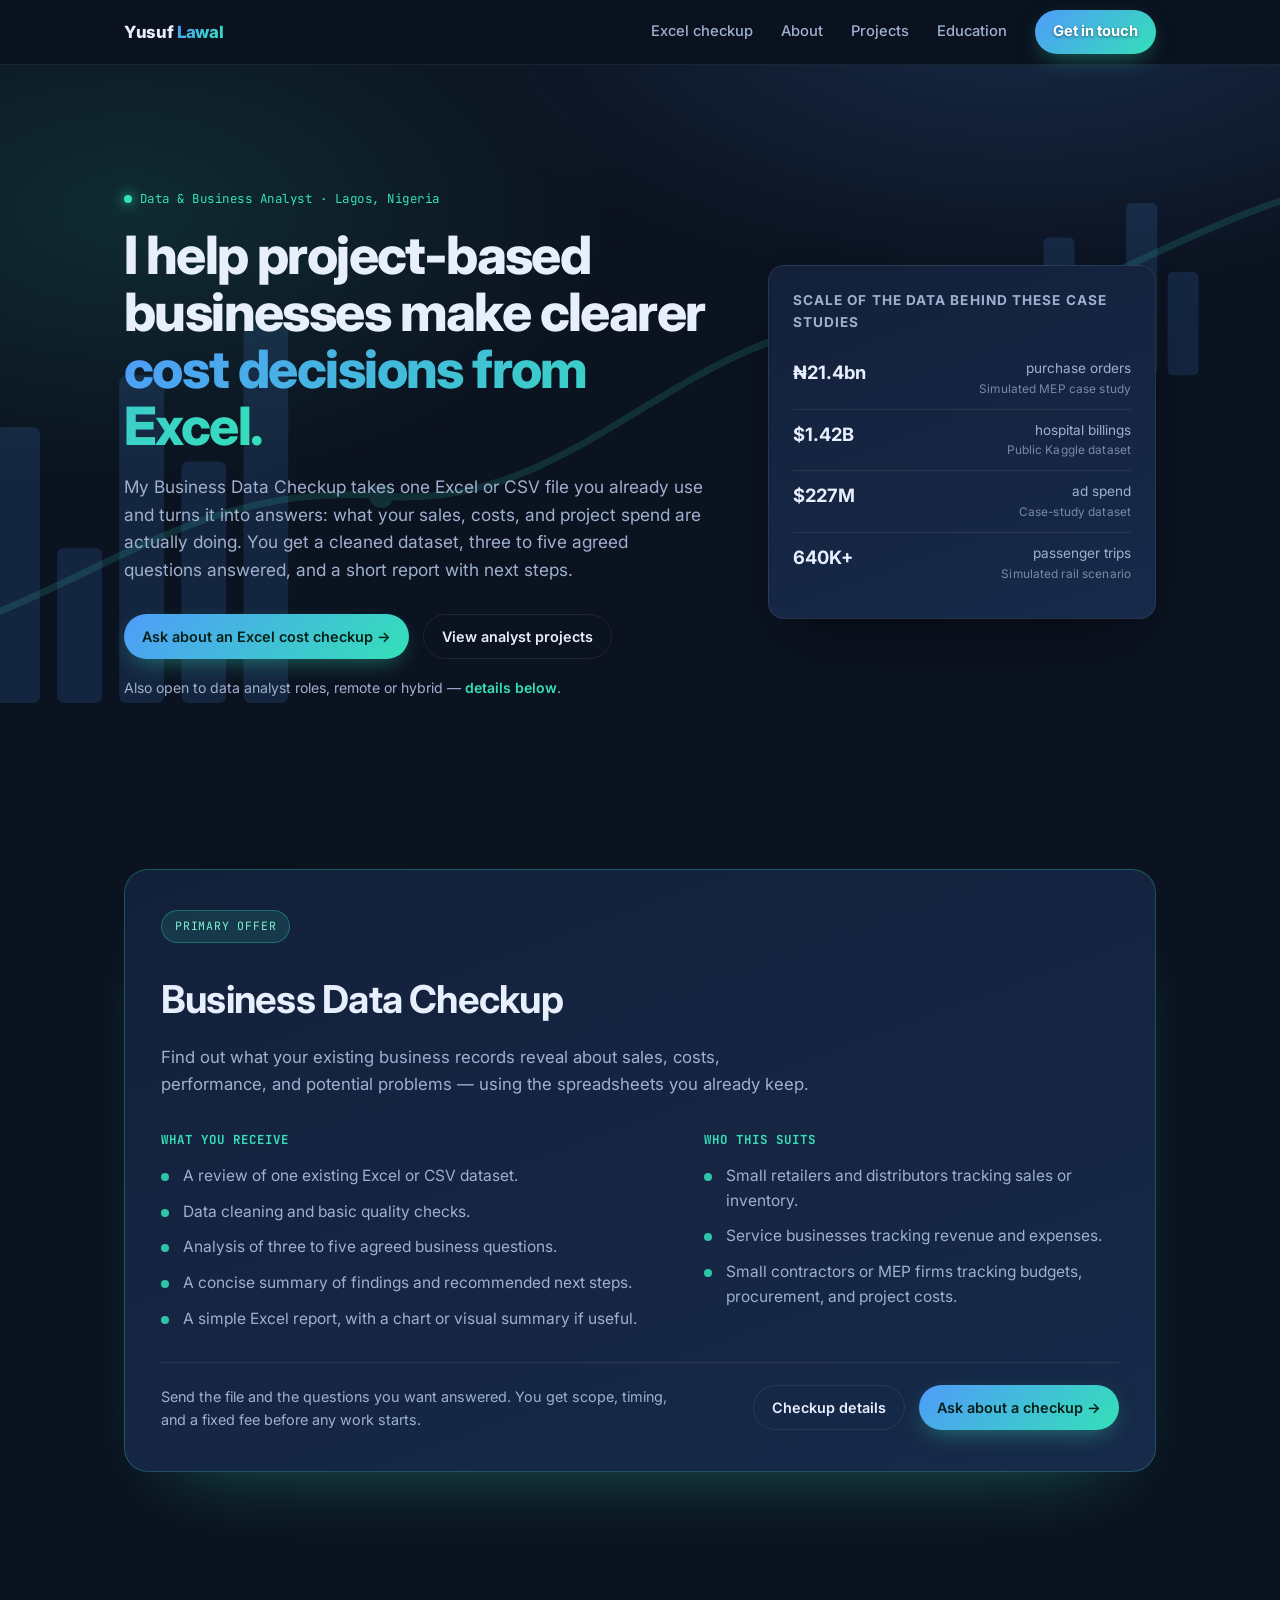
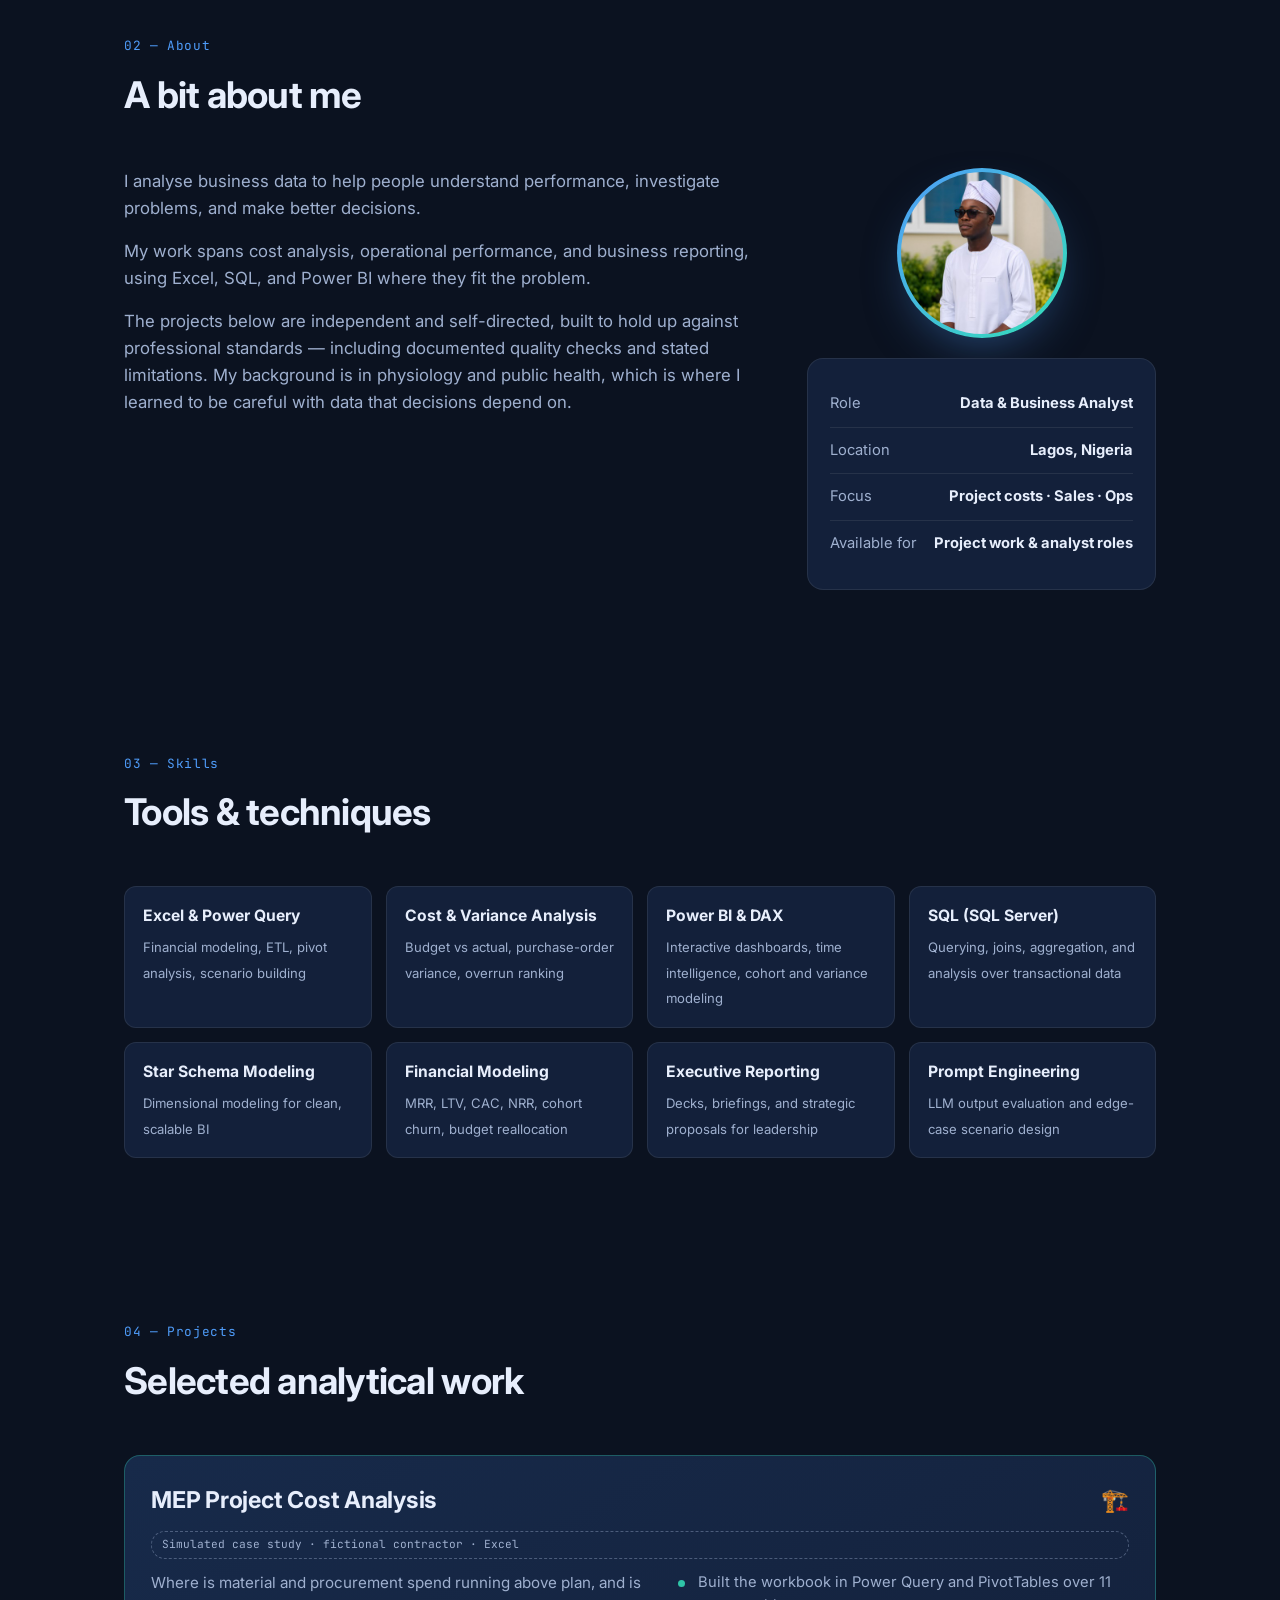
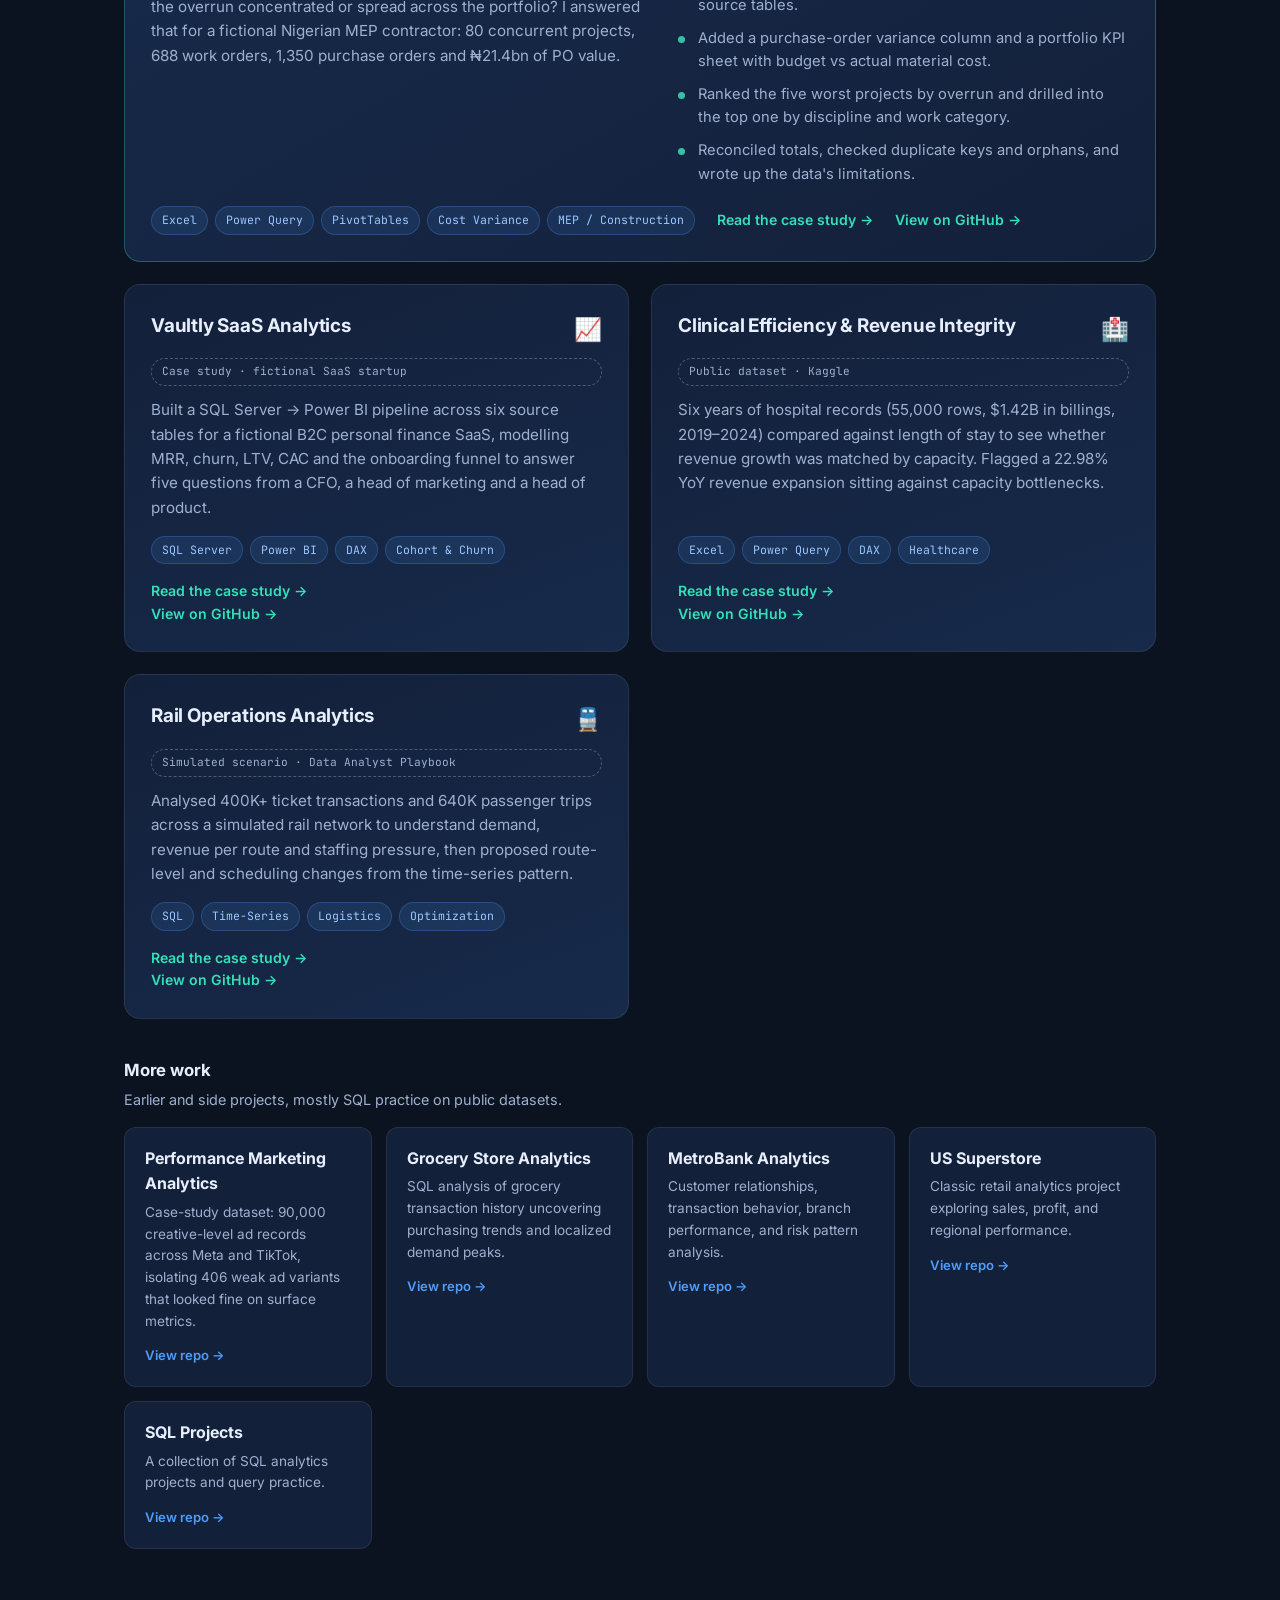
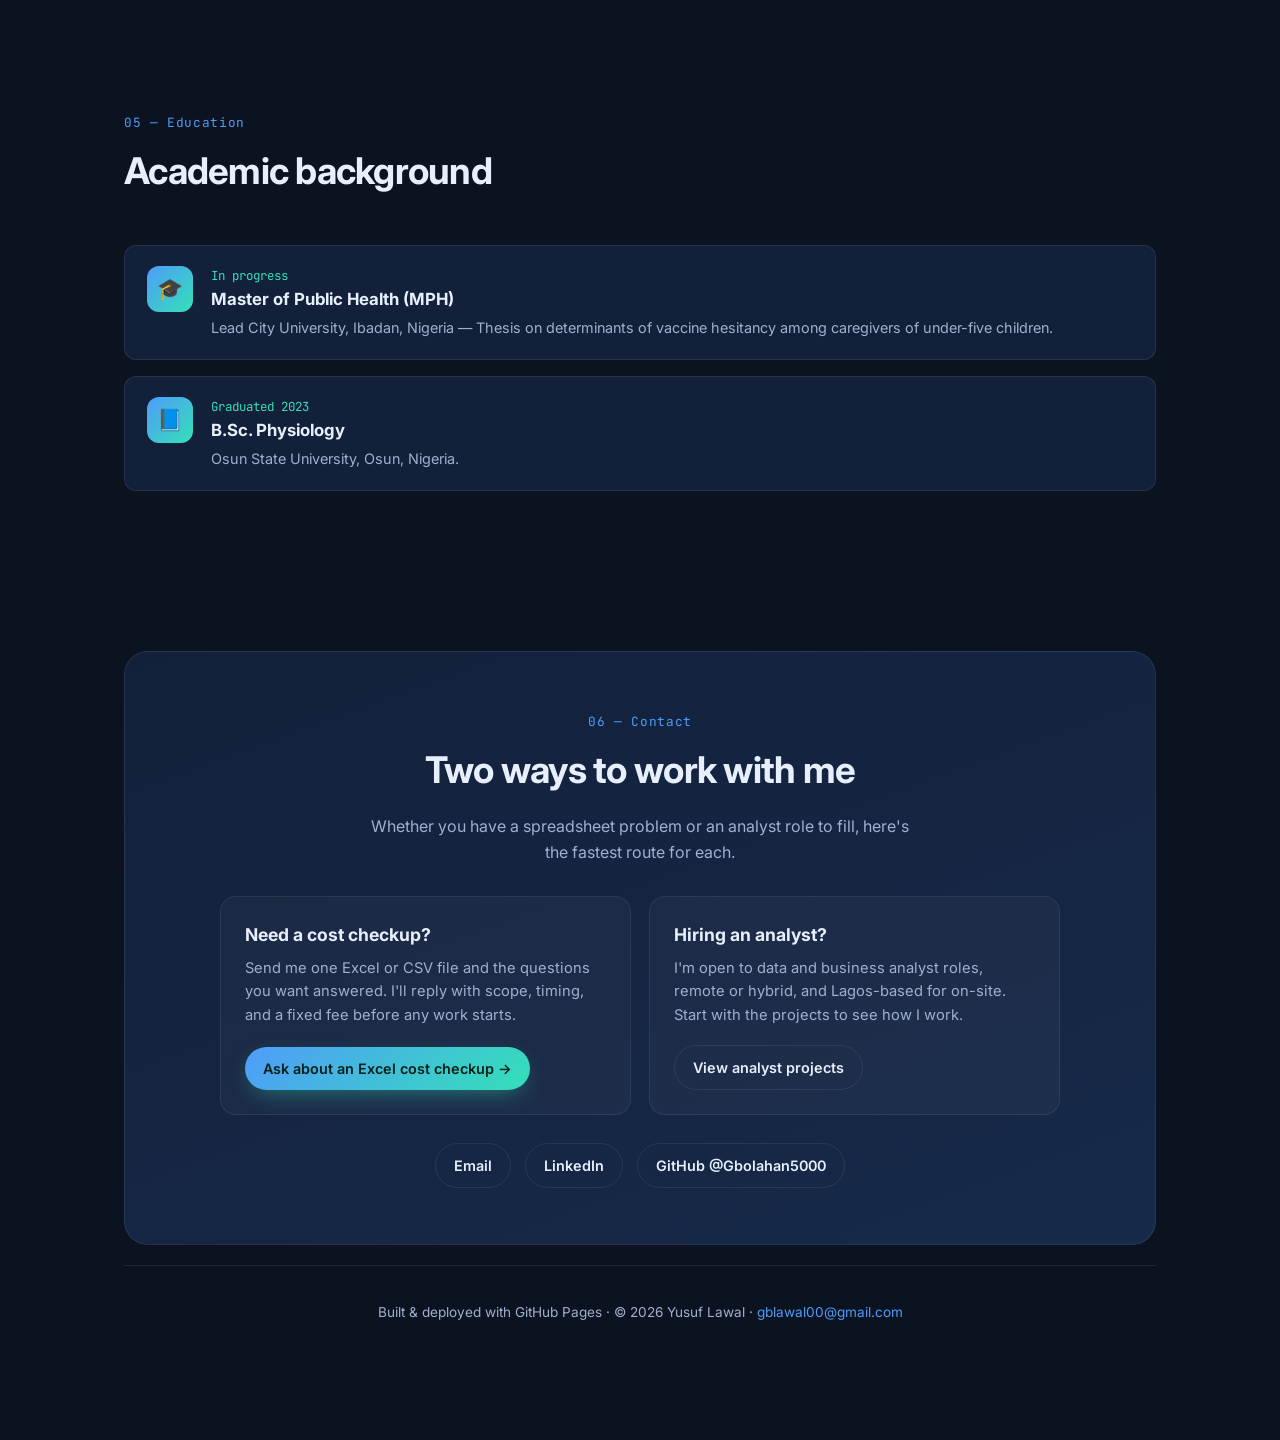
<file: index.html>
<!DOCTYPE html>
<html lang="en">
<head>
<meta charset="UTF-8" />
<meta name="viewport" content="width=device-width, initial-scale=1.0" />
<title>Yusuf Lawal | Excel &amp; Data Analyst, Lagos, Nigeria</title>
<meta name="description" content="Data and business analyst in Lagos, Nigeria. Excel cost checkups for small businesses, plus Power BI, SQL and DAX analytics. Open to analyst roles." />
<meta name="google-site-verification" content="bQMv6Ej0ZRbUf_LKg0RdDqCDCFkY4N2thAUxAPIog24" />
<link rel="canonical" href="https://gbolahan5000.github.io/" />
<meta name="robots" content="index, follow, max-image-preview:large" />
<meta name="author" content="Yusuf Lawal" />
<meta property="og:type" content="website" />
<meta property="og:site_name" content="Yusuf Lawal" />
<meta property="og:title" content="Yusuf Lawal | Excel & Data Analyst, Lagos, Nigeria" />
<meta property="og:description" content="Data and business analyst in Lagos, Nigeria. Excel cost checkups for small businesses, plus Power BI, SQL and DAX analytics. Open to analyst roles." />
<meta property="og:url" content="https://gbolahan5000.github.io/" />
<meta property="og:image" content="https://gbolahan5000.github.io/profile.jpg" />
<meta property="og:image:alt" content="Yusuf Lawal, data and business analyst" />
<meta name="twitter:card" content="summary" />
<meta name="twitter:title" content="Yusuf Lawal | Excel & Data Analyst, Lagos, Nigeria" />
<meta name="twitter:description" content="Data and business analyst in Lagos, Nigeria. Excel cost checkups for small businesses, plus Power BI, SQL and DAX analytics. Open to analyst roles." />
<meta name="twitter:image" content="https://gbolahan5000.github.io/profile.jpg" />
<script type="application/ld+json">
{
  "@context": "https://schema.org",
  "@graph": [
    {
      "@type": "WebSite",
      "@id": "https://gbolahan5000.github.io/#website",
      "url": "https://gbolahan5000.github.io/",
      "name": "Yusuf Lawal",
      "inLanguage": "en",
      "publisher": { "@id": "https://gbolahan5000.github.io/#person" }
    },
    {
      "@type": "Person",
      "@id": "https://gbolahan5000.github.io/#person",
      "name": "Yusuf Lawal",
      "url": "https://gbolahan5000.github.io/",
      "image": "https://gbolahan5000.github.io/profile.jpg",
      "jobTitle": "Data & Business Analyst",
      "description": "Data and business analyst who cleans Excel and CSV datasets and answers business questions on sales, costs and project spend.",
      "email": "mailto:gblawal00@gmail.com",
      "address": { "@type": "PostalAddress", "addressLocality": "Lagos", "addressCountry": "NG" },
      "alumniOf": { "@type": "CollegeOrUniversity", "name": "Osun State University" },
      "knowsAbout": ["Excel", "Power Query", "Power BI", "DAX", "SQL Server", "Cost variance analysis", "Star schema modeling", "Business data analysis"],
      "sameAs": ["https://www.linkedin.com/in/gb-lawal/", "https://github.com/Gbolahan5000"]
    },
    {
      "@type": "Service",
      "@id": "https://gbolahan5000.github.io/business-data-checkup/#service",
      "name": "Business Data Checkup",
      "serviceType": "Business data analysis",
      "description": "One existing Excel or CSV dataset is cleaned and quality-checked, three to five agreed business questions are answered, and a short report with next steps is delivered.",
      "url": "https://gbolahan5000.github.io/business-data-checkup/",
      "provider": { "@id": "https://gbolahan5000.github.io/#person" }
    }
  ]
}
</script>
<link rel="preconnect" href="https://fonts.googleapis.com" />
<link rel="preconnect" href="https://fonts.gstatic.com" crossorigin />
<link href="https://fonts.googleapis.com/css2?family=Inter:wght@400;500;600;700;800&family=JetBrains+Mono:wght@500&display=swap" rel="stylesheet" />
<style>
  :root{
    --bg:#0b1220;
    --bg2:#0f1a2e;
    --card:#13203a;
    --card2:#172a4a;
    --line:rgba(255,255,255,.08);
    --text:#e7eefc;
    --muted:#9fb0cf;
    --accent:#4f9cf9;
    --accent2:#34e0b8;
    --accent-grad:linear-gradient(135deg,#4f9cf9,#34e0b8);
    --radius:16px;
  }
  *{box-sizing:border-box;margin:0;padding:0}
  /* chart silhouettes */
  .hero-charts{position:absolute;inset:0;pointer-events:none;z-index:0}
  .hero-charts svg{width:100%;height:100%;display:block}
  .hero-charts .chart{opacity:.14}
  .hero-charts .ch1 rect{fill:#4f9cf9}
  .hero-charts .ch3 rect{fill:#4f9cf9}
  .hero-charts .ch2 .line{stroke:#34e0b8;stroke-width:4;stroke-linecap:round}
  .hero-charts .ch2 .area{fill:url(#heroFade)}
  .hero-charts .ch2 circle{fill:#34e0b8}
  .hero-grid,.wrap.hero-grid{position:relative;z-index:1}
  *{box-sizing:border-box;margin:0;padding:0}
  html{scroll-behavior:smooth}
  body{font-family:'Inter',system-ui,sans-serif;background:var(--bg);color:var(--text);line-height:1.6;-webkit-font-smoothing:antialiased;overflow-x:hidden}
  a{color:inherit;text-decoration:none}
  .wrap{max-width:1080px;margin:0 auto;padding:0 24px}
  /* NAV */
  nav{position:sticky;top:0;z-index:50;backdrop-filter:blur(10px);background:rgba(11,18,32,.7);border-bottom:1px solid var(--line)}
  .nav-in{display:flex;align-items:center;justify-content:space-between;height:64px}
  .brand{font-weight:800;letter-spacing:-.02em;font-size:1.05rem}
  .brand span{background:var(--accent-grad);-webkit-background-clip:text;background-clip:text;-webkit-text-fill-color:transparent}
  .nav-links{display:flex;gap:28px;align-items:center}
  .nav-links a{color:var(--muted);font-size:.92rem;font-weight:500;transition:color .2s}
  .nav-links a:hover{color:var(--text)}
  .nav-links a.btn-primary{color:#ffffff;font-weight:700;text-shadow:0 1px 3px rgba(6,19,31,.55)}
  .btn{display:inline-flex;align-items:center;gap:8px;padding:10px 18px;border-radius:999px;font-weight:600;font-size:.9rem;transition:transform .15s,box-shadow .2s}
  .btn-primary{background:var(--accent-grad);color:#062018;box-shadow:0 8px 24px -8px rgba(52,224,184,.5)}
  .btn-primary:hover{transform:translateY(-2px)}
  .btn-ghost{border:1px solid var(--line);color:var(--text)}
  .btn-ghost:hover{border-color:var(--accent);color:var(--accent)}
  /* HERO */
  header{position:relative;padding:120px 0 90px;overflow:hidden}
  header::before{content:"";position:absolute;inset:0;background:
     radial-gradient(600px 300px at 80% -10%,rgba(79,156,249,.18),transparent),
     radial-gradient(500px 280px at 10% 20%,rgba(52,224,184,.12),transparent);pointer-events:none}
  .hero-grid{position:relative;display:grid;grid-template-columns:1.4fr .9fr;gap:40px;align-items:center}
  .eyebrow{display:inline-flex;align-items:center;gap:8px;font-family:'JetBrains Mono',monospace;font-size:.78rem;color:var(--accent2);letter-spacing:.04em;margin-bottom:18px}
  .eyebrow .dot{width:8px;height:8px;border-radius:50%;background:var(--accent2);box-shadow:0 0 12px var(--accent2)}
  h1{font-size:clamp(2.1rem,4.4vw,3.3rem);line-height:1.08;letter-spacing:-.03em;font-weight:800;margin-bottom:18px}
  h1 .grad{background:var(--accent-grad);-webkit-background-clip:text;background-clip:text;-webkit-text-fill-color:transparent}
  .lead{font-size:1.08rem;color:var(--muted);max-width:580px;margin-bottom:30px}
  .hero-cta{display:flex;gap:14px;flex-wrap:wrap}
  .hero-note{margin-top:18px;font-size:.88rem;color:var(--muted)}
  .hero-note a{color:var(--accent2);font-weight:600}
  .hero-note a:hover{text-decoration:underline}
  .hero-card{background:linear-gradient(160deg,var(--card),var(--card2));border:1px solid var(--line);border-radius:var(--radius);padding:24px;box-shadow:0 30px 60px -30px rgba(0,0,0,.6)}
  .hero-card h3{font-size:.85rem;color:var(--muted);text-transform:uppercase;letter-spacing:.08em;margin-bottom:14px}
  .stat{display:flex;justify-content:space-between;gap:14px;padding:10px 0;border-bottom:1px solid var(--line)}
  .stat:last-of-type{border:0}
  .stat b{font-size:1.15rem;white-space:nowrap}
  .stat span{color:var(--muted);font-size:.85rem;text-align:right}
  .stat em{display:block;font-style:normal;font-size:.74rem;color:rgba(159,176,207,.72);letter-spacing:.01em}
  /* SECTIONS */
  section{padding:80px 0}
  .sec-head{margin-bottom:44px}
  .sec-tag{font-family:'JetBrains Mono',monospace;font-size:.8rem;color:var(--accent);letter-spacing:.05em}
  h2{font-size:clamp(1.7rem,3.5vw,2.3rem);letter-spacing:-.02em;margin-top:8px;font-weight:700}
  /* OFFER */
  .offer{background:linear-gradient(160deg,var(--card),var(--card2));border:1px solid rgba(52,224,184,.26);border-radius:24px;padding:40px 36px;box-shadow:0 40px 80px -50px rgba(52,224,184,.4)}
  .badge-offer{display:inline-block;font-family:'JetBrains Mono',monospace;font-size:.72rem;letter-spacing:.07em;text-transform:uppercase;padding:6px 13px;border-radius:999px;background:rgba(52,224,184,.12);color:#7ff0d0;border:1px solid rgba(52,224,184,.32);margin-bottom:18px}
  .offer h2{font-size:clamp(1.8rem,3.6vw,2.4rem)}
  .offer .sub{color:var(--muted);font-size:1.05rem;max-width:660px;margin:14px 0 32px}
  .offer-grid{display:grid;grid-template-columns:1.1fr .9fr;gap:36px}
  .offer-col h4{font-family:'JetBrains Mono',monospace;font-size:.78rem;text-transform:uppercase;letter-spacing:.08em;color:var(--accent2);margin-bottom:14px}
  .offer-col ul{list-style:none;display:grid;gap:11px}
  .offer-col li{position:relative;padding-left:22px;color:var(--muted);font-size:.97rem}
  .offer-col li::before{content:"";position:absolute;left:0;top:.58em;width:8px;height:8px;border-radius:50%;background:var(--accent2);opacity:.85}
  .offer-note{margin-top:30px;padding-top:22px;border-top:1px solid var(--line);display:flex;flex-wrap:wrap;gap:16px;align-items:center;justify-content:space-between}
  .offer-note p{color:var(--muted);font-size:.9rem;max-width:520px}
  /* ABOUT */
  .about-grid{display:grid;grid-template-columns:1.3fr .7fr;gap:36px;align-items:start}
  .about-grid p{color:var(--muted);font-size:1.05rem}
  .about-grid p+p{margin-top:16px}
  .meta-list{list-style:none;background:var(--card);border:1px solid var(--line);border-radius:var(--radius);padding:22px}
  .meta-list li{display:flex;justify-content:space-between;gap:12px;padding:11px 0;border-bottom:1px solid var(--line);font-size:.92rem}
  .meta-list li:last-child{border:0}
  .meta-list span{color:var(--muted);flex:0 0 auto}
  .meta-list b{text-align:right}
  /* SKILLS */
  .skills{display:grid;grid-template-columns:repeat(auto-fit,minmax(220px,1fr));gap:14px}
  .skill{background:var(--card);border:1px solid var(--line);border-radius:12px;padding:16px 18px;transition:border-color .2s,transform .15s}
  .skill:hover{border-color:var(--accent);transform:translateY(-3px)}
  .skill b{display:block;font-size:.98rem;margin-bottom:6px}
  .skill small{color:var(--muted);font-size:.82rem;line-height:1.5}
  /* PROJECTS */
  .proj-grid{display:grid;grid-template-columns:repeat(2,1fr);gap:22px}
  .proj{background:linear-gradient(160deg,var(--card),var(--card2));border:1px solid var(--line);border-radius:var(--radius);padding:26px;transition:transform .18s,border-color .2s,box-shadow .25s;display:flex;flex-direction:column}
  .proj:hover{transform:translateY(-5px);border-color:rgba(79,156,249,.4);box-shadow:0 24px 50px -28px rgba(79,156,249,.4)}
  .proj-top{display:flex;justify-content:space-between;align-items:flex-start;gap:14px;margin-bottom:12px}
  .proj h3{font-size:1.18rem;letter-spacing:-.01em}
  .proj .ico{font-size:1.4rem}
  .proj p{color:var(--muted);font-size:.95rem;margin-bottom:16px;flex:1}
  .src{display:inline-block;font-family:'JetBrains Mono',monospace;font-size:.7rem;padding:4px 10px;border-radius:999px;border:1px dashed rgba(159,176,207,.4);color:var(--muted);margin-bottom:12px}
  .proj-lead{grid-column:1 / -1;border-color:rgba(52,224,184,.3);background:linear-gradient(150deg,var(--card2),var(--card))}
  .proj-lead h3{font-size:1.45rem}
  .lead-body{display:grid;grid-template-columns:1.05fr .95fr;gap:28px;align-items:start}
  .lead-body p{margin-bottom:0}
  .lead-list{list-style:none;display:grid;gap:9px}
  .lead-list li{position:relative;padding-left:20px;color:var(--muted);font-size:.92rem}
  .lead-list li::before{content:"";position:absolute;left:0;top:.6em;width:7px;height:7px;border-radius:50%;background:var(--accent2);opacity:.85}
  .lead-foot{margin-top:20px;display:flex;flex-wrap:wrap;gap:12px 22px;align-items:center}
  .lead-foot .tags{margin-bottom:0}
  .tags{display:flex;flex-wrap:wrap;gap:7px;margin-bottom:16px}
  .tag{font-family:'JetBrains Mono',monospace;font-size:.72rem;padding:4px 10px;border-radius:999px;background:rgba(79,156,249,.12);color:#9cc7ff;border:1px solid rgba(79,156,249,.25)}
  .proj a.link{display:inline-flex;align-items:center;gap:7px;font-size:.88rem;font-weight:600;color:var(--accent2)}
  .proj a.link:hover{text-decoration:underline}
  .more-head{font-size:1.05rem;letter-spacing:-.01em;margin:38px 0 4px;color:var(--text)}
  .more-sub{color:var(--muted);font-size:.9rem;margin-bottom:16px}
  .more-grid{display:grid;grid-template-columns:repeat(auto-fit,minmax(240px,1fr));gap:14px;margin-top:8px}
  .mini{background:var(--card);border:1px solid var(--line);border-radius:12px;padding:18px 20px;transition:border-color .2s,transform .15s}
  .mini:hover{border-color:var(--accent);transform:translateY(-3px)}
  .mini h4{font-size:1rem;margin-bottom:5px}
  .mini p{color:var(--muted);font-size:.85rem;margin-bottom:10px}
  .mini a{font-size:.82rem;color:var(--accent);font-weight:600}
  /* EDUCATION */
  .edu{display:grid;gap:16px}
  .edu-item{display:flex;gap:18px;background:var(--card);border:1px solid var(--line);border-radius:12px;padding:20px 22px;align-items:flex-start}
  .edu-badge{flex:0 0 auto;width:46px;height:46px;border-radius:12px;background:var(--accent-grad);display:grid;place-items:center;font-size:1.3rem}
  .edu-item h4{font-size:1.05rem}
  .edu-item .yr{color:var(--accent2);font-family:'JetBrains Mono',monospace;font-size:.78rem}
  .edu-item p{color:var(--muted);font-size:.9rem;margin-top:3px}
  /* CONTACT */
  .contact{text-align:center;background:linear-gradient(160deg,var(--card),var(--card2));border:1px solid var(--line);border-radius:24px;padding:56px 30px;margin-bottom:20px}
  .contact h2{margin-bottom:14px}
  .contact .intro{color:var(--muted);max-width:560px;margin:0 auto 30px}
  .routes{display:grid;grid-template-columns:1fr 1fr;gap:18px;max-width:840px;margin:0 auto 28px;text-align:left}
  .route{background:rgba(255,255,255,.03);border:1px solid var(--line);border-radius:16px;padding:24px;display:flex;flex-direction:column}
  .route h3{font-size:1.1rem;margin-bottom:8px}
  .route p{color:var(--muted);font-size:.92rem;margin-bottom:18px;flex:1}
  .route .btn{align-self:flex-start}
  .contact-links{display:flex;gap:14px;flex-wrap:wrap;justify-content:center;margin-top:26px}
  footer{padding:36px 0;text-align:center;color:var(--muted);font-size:.85rem;border-top:1px solid var(--line)}
  footer a{color:var(--accent)}
  /* profile photo */
  .about-side{display:flex;flex-direction:column;gap:20px}
  .photo-frame{width:170px;height:170px;border-radius:50%;padding:4px;background:var(--accent-grad);box-shadow:0 20px 50px -20px rgba(79,156,249,.5);margin:0 auto}
  .photo-frame img{width:100%;height:100%;border-radius:50%;object-fit:cover;display:block}
  /* reveal */
  .reveal{opacity:0;transform:translateY(24px);transition:opacity .6s ease,transform .6s ease}
  .reveal.in{opacity:1;transform:none}
  @media(max-width:860px){
    .hero-grid,.about-grid,.offer-grid,.lead-body,.routes{grid-template-columns:1fr}
    .proj-grid{grid-template-columns:1fr}
    .nav-links{display:none}
    .offer{padding:32px 24px}
    .stat{flex-direction:row}
  }
</style>
</head>
<body>
<nav>
  <div class="wrap nav-in">
    <a class="brand" href="#top">Yusuf <span>Lawal</span></a>
    <div class="nav-links">
      <a href="#checkup">Excel checkup</a>
      <a href="#about">About</a>
      <a href="#projects">Projects</a>
      <a href="#education">Education</a>
      <a class="btn btn-primary" href="#contact">Get in touch</a>
    </div>
  </div>
</nav>

<header id="top">
  <div class="hero-charts" aria-hidden="true">
      <svg viewBox="0 0 900 420" preserveAspectRatio="xMidYMid slice" xmlns="http://www.w3.org/2000/svg">
        <g class="chart ch1">
          <rect x="40" y="250" width="26" height="120" rx="4"/><rect x="76" y="210" width="26" height="160" rx="4"/>
          <rect x="112" y="280" width="26" height="90" rx="4"/><rect x="148" y="180" width="26" height="190" rx="4"/>
          <rect x="184" y="230" width="26" height="140" rx="4"/><rect x="220" y="150" width="26" height="220" rx="4"/>
        </g>
        <g class="chart ch2">
          <path class="area" d="M0,340 C120,320 180,240 300,250 C420,260 480,140 600,150 C700,158 760,80 900,60 L900,420 L0,420 Z"/>
          <path class="line" d="M0,340 C120,320 180,240 300,250 C420,260 480,140 600,150 C700,158 760,80 900,60" fill="none"/>
          <circle cx="300" cy="250" r="7"/><circle cx="600" cy="150" r="7"/><circle cx="900" cy="60" r="7"/>
        </g>
        <g class="chart ch3">
          <rect x="660" y="120" width="18" height="60" rx="3"/><rect x="684" y="100" width="18" height="80" rx="3"/>
          <rect x="708" y="140" width="18" height="40" rx="3"/><rect x="732" y="80" width="18" height="100" rx="3"/>
          <rect x="756" y="120" width="18" height="60" rx="3"/>
        </g>
      </svg>
    </div>
  <div class="wrap hero-grid">
    <div class="reveal">
      <span class="eyebrow"><span class="dot"></span> Data &amp; Business Analyst · Lagos, Nigeria</span>
      <h1>I help project-based businesses make clearer <span class="grad">cost decisions from Excel.</span></h1>
      <p class="lead">My Business Data Checkup takes one Excel or CSV file you already use and turns it into answers: what your sales, costs, and project spend are actually doing. You get a cleaned dataset, three to five agreed questions answered, and a short report with next steps.</p>
      <div class="hero-cta">
        <a class="btn btn-primary" href="mailto:gblawal00@gmail.com?subject=Business%20Data%20Checkup%20enquiry">Ask about an Excel cost checkup →</a>
        <a class="btn btn-ghost" href="#projects">View analyst projects</a>
      </div>
      <p class="hero-note">Also open to data analyst roles, remote or hybrid — <a href="#contact">details below</a>.</p>
    </div>
    <div class="hero-card reveal">
      <h3>Scale of the data behind these case studies</h3>
      <div class="stat"><b>₦21.4bn</b><span>purchase orders<em>Simulated MEP case study</em></span></div>
      <div class="stat"><b>$1.42B</b><span>hospital billings<em>Public Kaggle dataset</em></span></div>
      <div class="stat"><b>$227M</b><span>ad spend<em>Case-study dataset</em></span></div>
      <div class="stat"><b>640K+</b><span>passenger trips<em>Simulated rail scenario</em></span></div>
    </div>
  </div>
</header>

<section id="checkup">
  <div class="wrap">
    <div class="offer reveal">
      <span class="badge-offer">Primary offer</span>
      <h2>Business Data Checkup</h2>
      <p class="sub">Find out what your existing business records reveal about sales, costs, performance, and potential problems — using the spreadsheets you already keep.</p>
      <div class="offer-grid">
        <div class="offer-col">
          <h4>What you receive</h4>
          <ul>
            <li>A review of one existing Excel or CSV dataset.</li>
            <li>Data cleaning and basic quality checks.</li>
            <li>Analysis of three to five agreed business questions.</li>
            <li>A concise summary of findings and recommended next steps.</li>
            <li>A simple Excel report, with a chart or visual summary if useful.</li>
          </ul>
        </div>
        <div class="offer-col">
          <h4>Who this suits</h4>
          <ul>
            <li>Small retailers and distributors tracking sales or inventory.</li>
            <li>Service businesses tracking revenue and expenses.</li>
            <li>Small contractors or MEP firms tracking budgets, procurement, and project costs.</li>
          </ul>
        </div>
      </div>
      <div class="offer-note">
        <p>Send the file and the questions you want answered. You get scope, timing, and a fixed fee before any work starts.</p>
        <div class="hero-cta">
          <a class="btn btn-ghost" href="business-data-checkup/">Checkup details</a>
          <a class="btn btn-primary" href="mailto:gblawal00@gmail.com?subject=Business%20Data%20Checkup%20enquiry">Ask about a checkup →</a>
        </div>
      </div>
    </div>
  </div>
</section>

<section id="about">
  <div class="wrap">
    <div class="sec-head reveal"><span class="sec-tag">02 — About</span><h2>A bit about me</h2></div>
    <div class="about-grid">
      <div class="reveal">
        <p>I analyse business data to help people understand performance, investigate problems, and make better decisions.</p>
        <p>My work spans cost analysis, operational performance, and business reporting, using Excel, SQL, and Power BI where they fit the problem.</p>
        <p>The projects below are independent and self-directed, built to hold up against professional standards — including documented quality checks and stated limitations. My background is in physiology and public health, which is where I learned to be careful with data that decisions depend on.</p>
      </div>
      <div class="about-side reveal">
      <div class="photo-frame"><img src="profile.jpg" alt="Yusuf Lawal, data and business analyst" width="170" height="170" /></div>
      <ul class="meta-list">
        <li><span>Role</span><b>Data &amp; Business Analyst</b></li>
        <li><span>Location</span><b>Lagos, Nigeria</b></li>
        <li><span>Focus</span><b>Project costs · Sales · Ops</b></li>
        <li><span>Available for</span><b>Project work &amp; analyst roles</b></li>
      </ul>
    </div>
    </div>
  </div>
</section>

<section id="skills">
  <div class="wrap">
    <div class="sec-head reveal"><span class="sec-tag">03 — Skills</span><h2>Tools &amp; techniques</h2></div>
    <div class="skills">
      <div class="skill reveal"><b>Excel &amp; Power Query</b><small>Financial modeling, ETL, pivot analysis, scenario building</small></div>
      <div class="skill reveal"><b>Cost &amp; Variance Analysis</b><small>Budget vs actual, purchase-order variance, overrun ranking</small></div>
      <div class="skill reveal"><b>Power BI &amp; DAX</b><small>Interactive dashboards, time intelligence, cohort and variance modeling</small></div>
      <div class="skill reveal"><b>SQL (SQL Server)</b><small>Querying, joins, aggregation, and analysis over transactional data</small></div>
      <div class="skill reveal"><b>Star Schema Modeling</b><small>Dimensional modeling for clean, scalable BI</small></div>
      <div class="skill reveal"><b>Financial Modeling</b><small>MRR, LTV, CAC, NRR, cohort churn, budget reallocation</small></div>
      <div class="skill reveal"><b>Executive Reporting</b><small>Decks, briefings, and strategic proposals for leadership</small></div>
      <div class="skill reveal"><b>Prompt Engineering</b><small>LLM output evaluation and edge-case scenario design</small></div>
    </div>
  </div>
</section>

<section id="projects">
  <div class="wrap">
    <div class="sec-head reveal"><span class="sec-tag">04 — Projects</span><h2>Selected analytical work</h2></div>
    <div class="proj-grid">
      <article class="proj proj-lead reveal">
        <div class="proj-top"><h3>MEP Project Cost Analysis</h3><span class="ico">🏗️</span></div>
        <span class="src">Simulated case study · fictional contractor · Excel</span>
        <div class="lead-body">
          <p>Where is material and procurement spend running above plan, and is the overrun concentrated or spread across the portfolio? I answered that for a fictional Nigerian MEP contractor: 80 concurrent projects, 688 work orders, 1,350 purchase orders and ₦21.4bn of PO value.</p>
          <ul class="lead-list">
            <li>Built the workbook in Power Query and PivotTables over 11 source tables.</li>
            <li>Added a purchase-order variance column and a portfolio KPI sheet with budget vs actual material cost.</li>
            <li>Ranked the five worst projects by overrun and drilled into the top one by discipline and work category.</li>
            <li>Reconciled totals, checked duplicate keys and orphans, and wrote up the data's limitations.</li>
          </ul>
        </div>
        <div class="lead-foot">
          <div class="tags"><span class="tag">Excel</span><span class="tag">Power Query</span><span class="tag">PivotTables</span><span class="tag">Cost Variance</span><span class="tag">MEP / Construction</span></div>
          <a class="link" href="projects/mep-project-cost-analysis/">Read the case study →</a>
        <a class="link" href="https://github.com/Gbolahan5000/MEP_Project_Cost_Analysis" target="_blank" rel="noopener">View on GitHub →</a>
        </div>
      </article>

      <article class="proj reveal">
        <div class="proj-top"><h3>Vaultly SaaS Analytics</h3><span class="ico">📈</span></div>
        <span class="src">Case study · fictional SaaS startup</span>
        <p>Built a SQL Server → Power BI pipeline across six source tables for a fictional B2C personal finance SaaS, modelling MRR, churn, LTV, CAC and the onboarding funnel to answer five questions from a CFO, a head of marketing and a head of product.</p>
        <div class="tags"><span class="tag">SQL Server</span><span class="tag">Power BI</span><span class="tag">DAX</span><span class="tag">Cohort &amp; Churn</span></div>
        <a class="link" href="projects/vaultly-saas-analytics/">Read the case study →</a>
        <a class="link" href="https://github.com/Gbolahan5000/VaultlySaaS_Analytics" target="_blank" rel="noopener">View on GitHub →</a>
      </article>
      <article class="proj reveal">
        <div class="proj-top"><h3>Clinical Efficiency &amp; Revenue Integrity</h3><span class="ico">🏥</span></div>
        <span class="src">Public dataset · Kaggle</span>
        <p>Six years of hospital records (55,000 rows, $1.42B in billings, 2019–2024) compared against length of stay to see whether revenue growth was matched by capacity. Flagged a 22.98% YoY revenue expansion sitting against capacity bottlenecks.</p>
        <div class="tags"><span class="tag">Excel</span><span class="tag">Power Query</span><span class="tag">DAX</span><span class="tag">Healthcare</span></div>
        <a class="link" href="projects/clinical-efficiency-revenue-integrity/">Read the case study →</a>
        <a class="link" href="https://github.com/Gbolahan5000/Bridging-Clinical-Efficiency-and-Revenue-Integrity" target="_blank" rel="noopener">View on GitHub →</a>
      </article>
      <article class="proj reveal">
        <div class="proj-top"><h3>Rail Operations Analytics</h3><span class="ico">🚆</span></div>
        <span class="src">Simulated scenario · Data Analyst Playbook</span>
        <p>Analysed 400K+ ticket transactions and 640K passenger trips across a simulated rail network to understand demand, revenue per route and staffing pressure, then proposed route-level and scheduling changes from the time-series pattern.</p>
        <div class="tags"><span class="tag">SQL</span><span class="tag">Time-Series</span><span class="tag">Logistics</span><span class="tag">Optimization</span></div>
        <a class="link" href="projects/rail-operations-analytics/">Read the case study →</a>
        <a class="link" href="https://github.com/Gbolahan5000/RailOperations_Analytics" target="_blank" rel="noopener">View on GitHub →</a>
      </article>
    </div>

    <h3 class="more-head reveal">More work</h3>
    <p class="more-sub reveal">Earlier and side projects, mostly SQL practice on public datasets.</p>
    <div class="more-grid">
      <div class="mini reveal"><h4>Performance Marketing Analytics</h4><p>Case-study dataset: 90,000 creative-level ad records across Meta and TikTok, isolating 406 weak ad variants that looked fine on surface metrics.</p><a href="https://github.com/Gbolahan5000/PerformanceMarketing_Analytics" target="_blank" rel="noopener">View repo →</a></div>
      <div class="mini reveal"><h4>Grocery Store Analytics</h4><p>SQL analysis of grocery transaction history uncovering purchasing trends and localized demand peaks.</p><a href="https://github.com/Gbolahan5000/GroceryStore_Analytics" target="_blank" rel="noopener">View repo →</a></div>
      <div class="mini reveal"><h4>MetroBank Analytics</h4><p>Customer relationships, transaction behavior, branch performance, and risk pattern analysis.</p><a href="https://github.com/Gbolahan5000/MetroBank_Analytics" target="_blank" rel="noopener">View repo →</a></div>
      <div class="mini reveal"><h4>US Superstore</h4><p>Classic retail analytics project exploring sales, profit, and regional performance.</p><a href="https://github.com/Gbolahan5000/US-Superstore" target="_blank" rel="noopener">View repo →</a></div>
      <div class="mini reveal"><h4>SQL Projects</h4><p>A collection of SQL analytics projects and query practice.</p><a href="https://github.com/Gbolahan5000/SQL_Projects" target="_blank" rel="noopener">View repo →</a></div>
    </div>
  </div>
</section>

<section id="education">
  <div class="wrap">
    <div class="sec-head reveal"><span class="sec-tag">05 — Education</span><h2>Academic background</h2></div>
    <div class="edu">
      <div class="edu-item reveal">
        <div class="edu-badge">🎓</div>
        <div><div class="yr">In progress</div><h4>Master of Public Health (MPH)</h4><p>Lead City University, Ibadan, Nigeria — Thesis on determinants of vaccine hesitancy among caregivers of under-five children.</p></div>
      </div>
      <div class="edu-item reveal">
        <div class="edu-badge">📘</div>
        <div><div class="yr">Graduated 2023</div><h4>B.Sc. Physiology</h4><p>Osun State University, Osun, Nigeria.</p></div>
      </div>
    </div>
  </div>
</section>

<section id="contact">
  <div class="wrap">
    <div class="contact reveal">
      <span class="sec-tag">06 — Contact</span>
      <h2>Two ways to work with me</h2>
      <p class="intro">Whether you have a spreadsheet problem or an analyst role to fill, here's the fastest route for each.</p>
      <div class="routes">
        <div class="route">
          <h3>Need a cost checkup?</h3>
          <p>Send me one Excel or CSV file and the questions you want answered. I'll reply with scope, timing, and a fixed fee before any work starts.</p>
          <a class="btn btn-primary" href="mailto:gblawal00@gmail.com?subject=Business%20Data%20Checkup%20enquiry">Ask about an Excel cost checkup →</a>
        </div>
        <div class="route">
          <h3>Hiring an analyst?</h3>
          <p>I'm open to data and business analyst roles, remote or hybrid, and Lagos-based for on-site. Start with the projects to see how I work.</p>
          <a class="btn btn-ghost" href="#projects">View analyst projects</a>
        </div>
      </div>
      <div class="contact-links">
        <a class="btn btn-ghost" href="mailto:gblawal00@gmail.com">Email</a>
        <a class="btn btn-ghost" href="https://www.linkedin.com/in/gb-lawal/" target="_blank" rel="noopener">LinkedIn</a>
        <a class="btn btn-ghost" href="https://github.com/Gbolahan5000" target="_blank" rel="noopener">GitHub @Gbolahan5000</a>
      </div>
    </div>
    <footer>
      Built &amp; deployed with GitHub Pages · © <span id="yr"></span> Yusuf Lawal · <a href="mailto:gblawal00@gmail.com">gblawal00@gmail.com</a>
    </footer>
  </div>
</section>

<script>
  document.getElementById('yr').textContent = new Date().getFullYear();
  const io = new IntersectionObserver((entries)=>{
    entries.forEach(e=>{ if(e.isIntersecting){ e.target.classList.add('in'); io.unobserve(e.target);} });
  },{threshold:.12});
  document.querySelectorAll('.reveal').forEach(el=>io.observe(el));
</script>
<script src="/contact-fallback.js" defer></script>
</body>
</html>
</file>
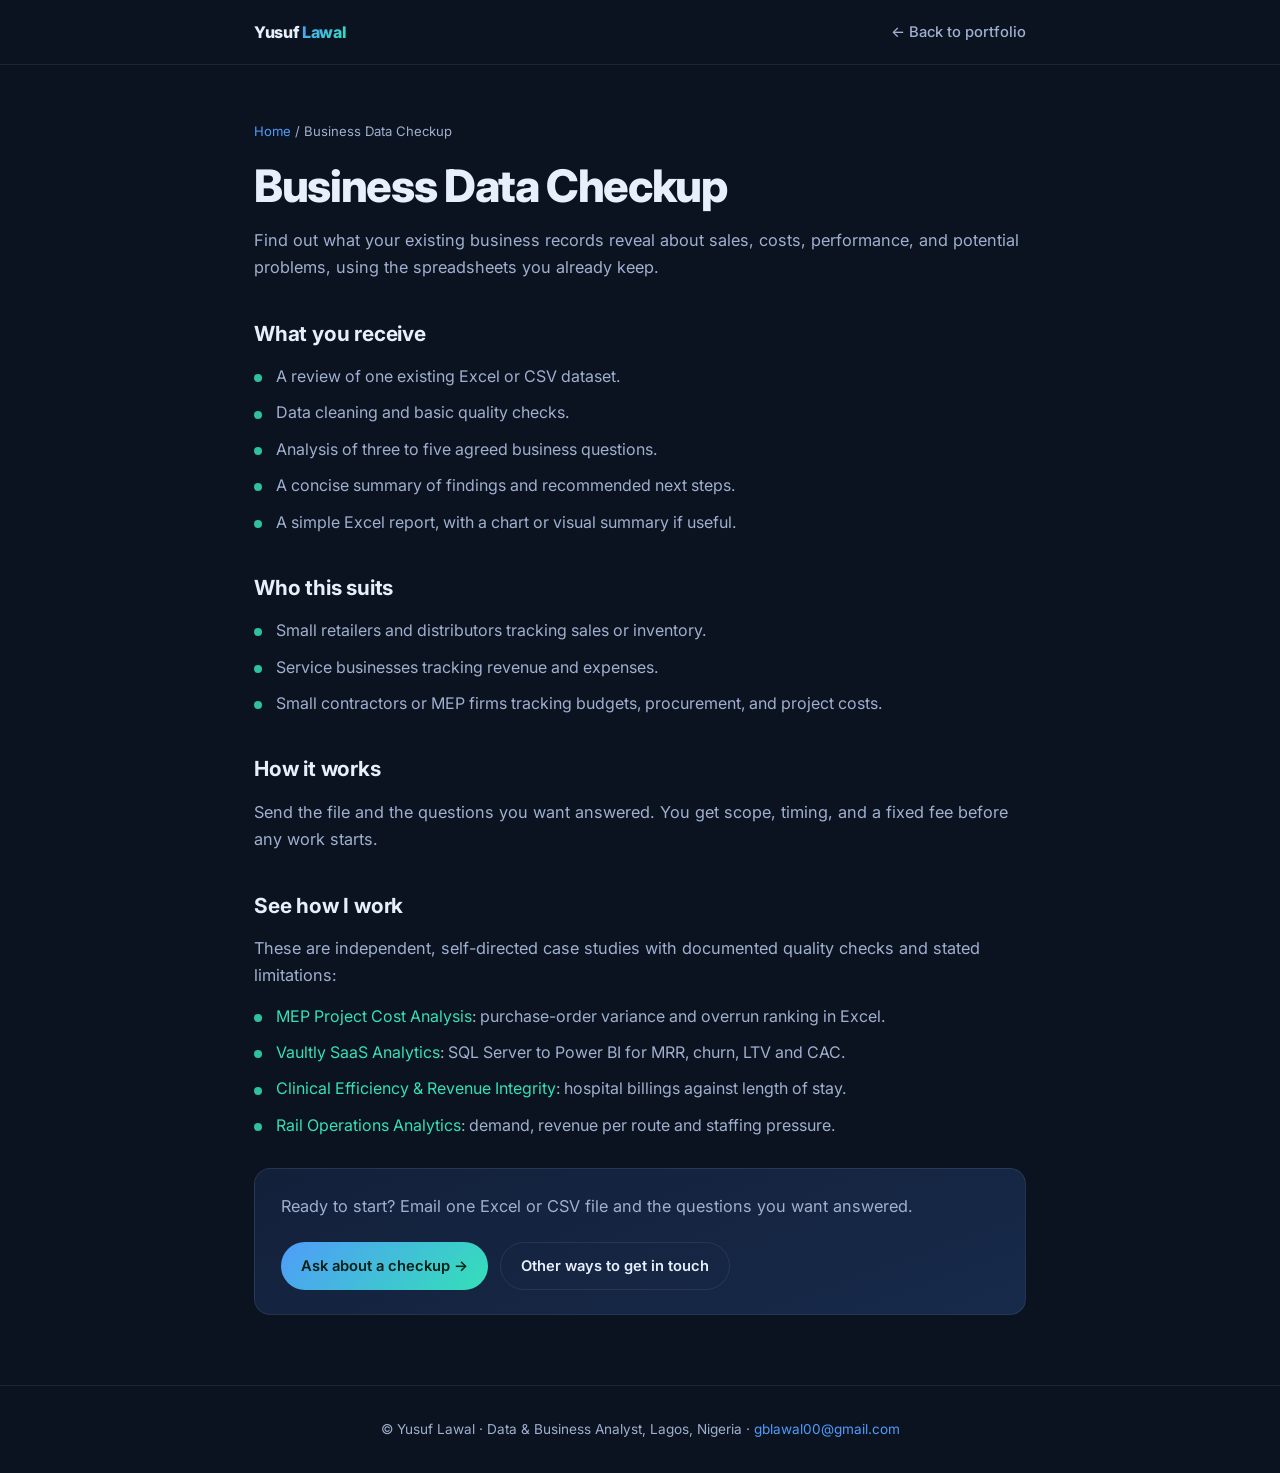
<file: business-data-checkup/index.html>
<!DOCTYPE html>
<html lang="en">
<head>
<meta charset="UTF-8" />
<meta name="viewport" content="width=device-width, initial-scale=1.0" />
<title>Business Data Checkup: Excel Data Analysis | Yusuf Lawal</title>
<meta name="description" content="One Excel or CSV dataset cleaned, three to five business questions answered, and a short report with next steps. Fixed fee agreed before work starts." />
<link rel="canonical" href="https://gbolahan5000.github.io/business-data-checkup/" />
<meta name="robots" content="index, follow, max-image-preview:large" />
<meta name="author" content="Yusuf Lawal" />
<meta property="og:type" content="article" />
<meta property="og:site_name" content="Yusuf Lawal" />
<meta property="og:title" content="Business Data Checkup: Excel Data Analysis | Yusuf Lawal" />
<meta property="og:description" content="One Excel or CSV dataset cleaned, three to five business questions answered, and a short report with next steps. Fixed fee agreed before work starts." />
<meta property="og:url" content="https://gbolahan5000.github.io/business-data-checkup/" />
<meta property="og:image" content="https://gbolahan5000.github.io/profile.jpg" />
<meta name="twitter:card" content="summary" />
<meta name="twitter:title" content="Business Data Checkup: Excel Data Analysis | Yusuf Lawal" />
<meta name="twitter:description" content="One Excel or CSV dataset cleaned, three to five business questions answered, and a short report with next steps. Fixed fee agreed before work starts." />
<link rel="preconnect" href="https://fonts.googleapis.com" />
<link rel="preconnect" href="https://fonts.gstatic.com" crossorigin />
<link href="https://fonts.googleapis.com/css2?family=Inter:wght@400;500;600;700;800&family=JetBrains+Mono:wght@500&display=swap" rel="stylesheet" />
<link rel="stylesheet" href="/pages.css" />
<script type="application/ld+json">
{
  "@context": "https://schema.org",
  "@graph": [
    {
      "@type": "BreadcrumbList",
      "itemListElement": [
        {
          "@type": "ListItem",
          "position": 1,
          "name": "Home",
          "item": "https://gbolahan5000.github.io/"
        },
        {
          "@type": "ListItem",
          "position": 2,
          "name": "Business Data Checkup",
          "item": "https://gbolahan5000.github.io/business-data-checkup/"
        }
      ]
    },
    {
      "@type": "Service",
      "name": "Business Data Checkup",
      "serviceType": "Business data analysis",
      "url": "https://gbolahan5000.github.io/business-data-checkup/",
      "provider": {
        "@id": "https://gbolahan5000.github.io/#person"
      },
      "description": "One existing Excel or CSV dataset is cleaned and quality-checked, three to five agreed business questions are answered, and a short report with next steps is delivered."
    }
  ]
}
</script>
</head>
<body>
<nav><div class="wrap nav-in"><a class="brand" href="/">Yusuf <span>Lawal</span></a><a class="back" href="/">← Back to portfolio</a></div></nav>
<main><div class="wrap">
<p class="crumbs"><a href="https://gbolahan5000.github.io/">Home</a> / Business Data Checkup</p>
<h1>Business Data Checkup</h1>
<p>Find out what your existing business records reveal about sales, costs, performance, and potential problems, using the spreadsheets you already keep.</p>
<h2>What you receive</h2>
<ul>
<li>A review of one existing Excel or CSV dataset.</li>
<li>Data cleaning and basic quality checks.</li>
<li>Analysis of three to five agreed business questions.</li>
<li>A concise summary of findings and recommended next steps.</li>
<li>A simple Excel report, with a chart or visual summary if useful.</li>
</ul>
<h2>Who this suits</h2>
<ul>
<li>Small retailers and distributors tracking sales or inventory.</li>
<li>Service businesses tracking revenue and expenses.</li>
<li>Small contractors or MEP firms tracking budgets, procurement, and project costs.</li>
</ul>
<h2>How it works</h2>
<p>Send the file and the questions you want answered. You get scope, timing, and a fixed fee before any work starts.</p>
<h2>See how I work</h2>
<p>These are independent, self-directed case studies with documented quality checks and stated limitations:</p>
<ul>
<li><a href="/projects/mep-project-cost-analysis/" style="color:var(--accent2)">MEP Project Cost Analysis</a>: purchase-order variance and overrun ranking in Excel.</li>
<li><a href="/projects/vaultly-saas-analytics/" style="color:var(--accent2)">Vaultly SaaS Analytics</a>: SQL Server to Power BI for MRR, churn, LTV and CAC.</li>
<li><a href="/projects/clinical-efficiency-revenue-integrity/" style="color:var(--accent2)">Clinical Efficiency &amp; Revenue Integrity</a>: hospital billings against length of stay.</li>
<li><a href="/projects/rail-operations-analytics/" style="color:var(--accent2)">Rail Operations Analytics</a>: demand, revenue per route and staffing pressure.</li>
</ul>
<div class="box"><p>Ready to start? Email one Excel or CSV file and the questions you want answered.</p>
<div class="btns"><a class="btn btn-primary" href="mailto:gblawal00@gmail.com?subject=Business%20Data%20Checkup%20enquiry">Ask about a checkup →</a><a class="btn btn-ghost" href="/#contact">Other ways to get in touch</a></div></div>
</div></main>
<footer><div class="wrap">© Yusuf Lawal · Data &amp; Business Analyst, Lagos, Nigeria · <a href="mailto:gblawal00@gmail.com">gblawal00@gmail.com</a></div></footer>
<script src="/contact-fallback.js" defer></script>
</body>
</html>
</file>
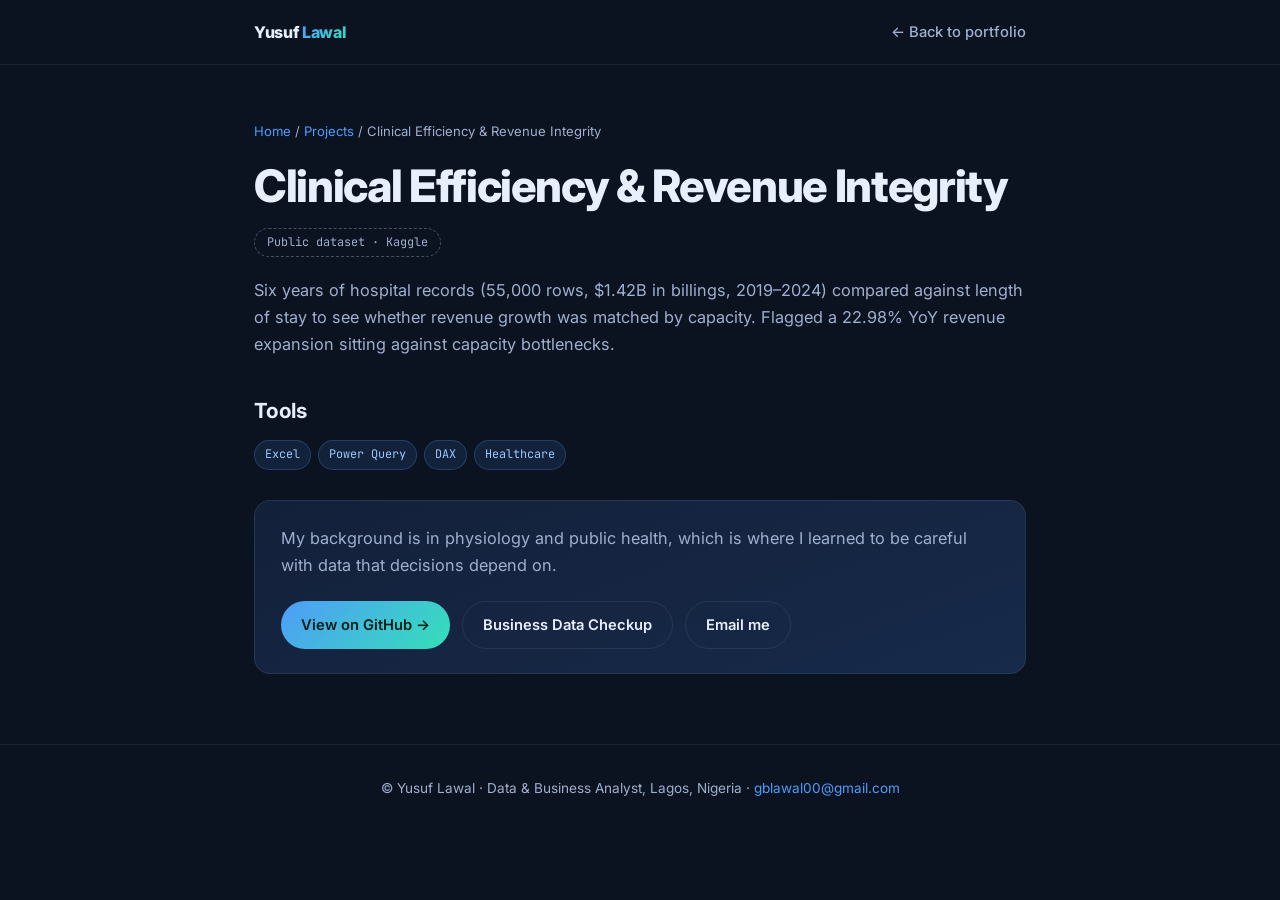
<file: projects/clinical-efficiency-revenue-integrity/index.html>
<!DOCTYPE html>
<html lang="en">
<head>
<meta charset="UTF-8" />
<meta name="viewport" content="width=device-width, initial-scale=1.0" />
<title>Hospital Revenue vs Capacity Analysis | Yusuf Lawal</title>
<meta name="description" content="Six years of hospital records (55,000 rows, $1.42B in billings) analysed in Excel, Power Query and DAX to test revenue growth against capacity." />
<link rel="canonical" href="https://gbolahan5000.github.io/projects/clinical-efficiency-revenue-integrity/" />
<meta name="robots" content="index, follow, max-image-preview:large" />
<meta name="author" content="Yusuf Lawal" />
<meta property="og:type" content="article" />
<meta property="og:site_name" content="Yusuf Lawal" />
<meta property="og:title" content="Hospital Revenue vs Capacity Analysis | Yusuf Lawal" />
<meta property="og:description" content="Six years of hospital records (55,000 rows, $1.42B in billings) analysed in Excel, Power Query and DAX to test revenue growth against capacity." />
<meta property="og:url" content="https://gbolahan5000.github.io/projects/clinical-efficiency-revenue-integrity/" />
<meta property="og:image" content="https://gbolahan5000.github.io/profile.jpg" />
<meta name="twitter:card" content="summary" />
<meta name="twitter:title" content="Hospital Revenue vs Capacity Analysis | Yusuf Lawal" />
<meta name="twitter:description" content="Six years of hospital records (55,000 rows, $1.42B in billings) analysed in Excel, Power Query and DAX to test revenue growth against capacity." />
<link rel="preconnect" href="https://fonts.googleapis.com" />
<link rel="preconnect" href="https://fonts.gstatic.com" crossorigin />
<link href="https://fonts.googleapis.com/css2?family=Inter:wght@400;500;600;700;800&family=JetBrains+Mono:wght@500&display=swap" rel="stylesheet" />
<link rel="stylesheet" href="/pages.css" />
<script type="application/ld+json">
{
  "@context": "https://schema.org",
  "@graph": [
    {
      "@type": "BreadcrumbList",
      "itemListElement": [
        {
          "@type": "ListItem",
          "position": 1,
          "name": "Home",
          "item": "https://gbolahan5000.github.io/"
        },
        {
          "@type": "ListItem",
          "position": 2,
          "name": "Projects",
          "item": "https://gbolahan5000.github.io/#projects"
        },
        {
          "@type": "ListItem",
          "position": 3,
          "name": "Clinical Efficiency & Revenue Integrity",
          "item": "https://gbolahan5000.github.io/projects/clinical-efficiency-revenue-integrity/"
        }
      ]
    },
    {
      "@type": "WebPage",
      "name": "Clinical Efficiency & Revenue Integrity",
      "url": "https://gbolahan5000.github.io/projects/clinical-efficiency-revenue-integrity/",
      "author": {
        "@id": "https://gbolahan5000.github.io/#person"
      },
      "description": "Six years of hospital records (55,000 rows, $1.42B in billings) analysed in Excel, Power Query and DAX to test revenue growth against capacity."
    }
  ]
}
</script>
</head>
<body>
<nav><div class="wrap nav-in"><a class="brand" href="/">Yusuf <span>Lawal</span></a><a class="back" href="/">← Back to portfolio</a></div></nav>
<main><div class="wrap">
<p class="crumbs"><a href="https://gbolahan5000.github.io/">Home</a> / <a href="https://gbolahan5000.github.io/#projects">Projects</a> / Clinical Efficiency &amp; Revenue Integrity</p>
<h1>Clinical Efficiency &amp; Revenue Integrity</h1>
<span class="src">Public dataset · Kaggle</span>
<p>Six years of hospital records (55,000 rows, $1.42B in billings, 2019–2024) compared against length of stay to see whether revenue growth was matched by capacity. Flagged a 22.98% YoY revenue expansion sitting against capacity bottlenecks.</p>
<h2>Tools</h2>
<div class="tags"><span class="tag">Excel</span><span class="tag">Power Query</span><span class="tag">DAX</span><span class="tag">Healthcare</span></div>
<div class="box"><p>My background is in physiology and public health, which is where I learned to be careful with data that decisions depend on.</p>
<div class="btns"><a class="btn btn-primary" href="https://github.com/Gbolahan5000/Bridging-Clinical-Efficiency-and-Revenue-Integrity" rel="noopener">View on GitHub →</a><a class="btn btn-ghost" href="/business-data-checkup/">Business Data Checkup</a><a class="btn btn-ghost" href="mailto:gblawal00@gmail.com">Email me</a></div></div>
</div></main>
<footer><div class="wrap">© Yusuf Lawal · Data &amp; Business Analyst, Lagos, Nigeria · <a href="mailto:gblawal00@gmail.com">gblawal00@gmail.com</a></div></footer>
<script src="/contact-fallback.js" defer></script>
</body>
</html>
</file>
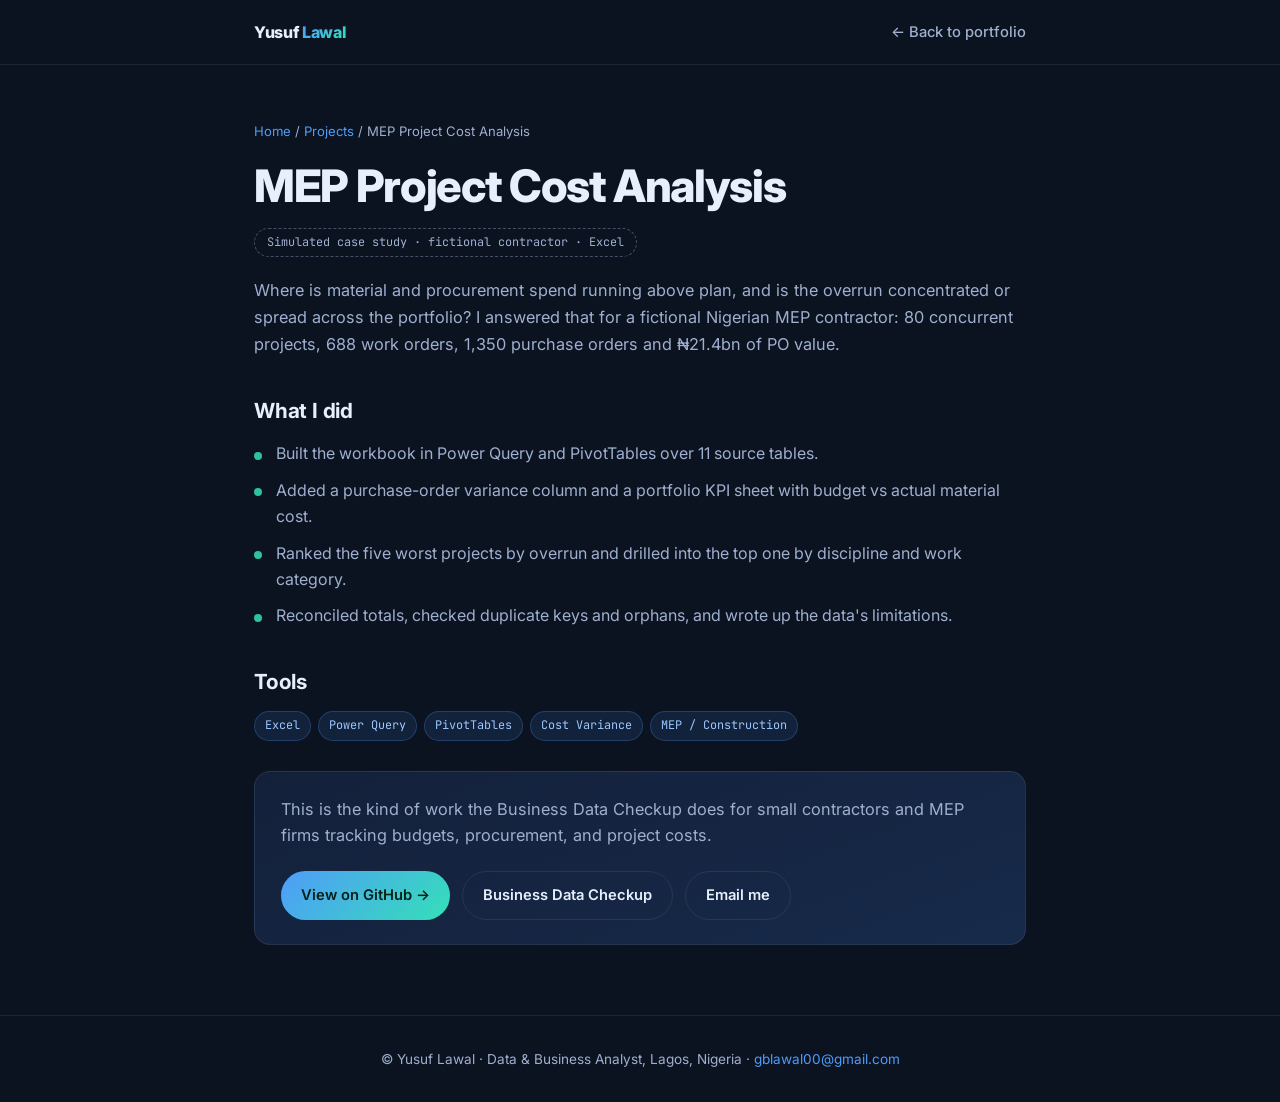
<file: projects/mep-project-cost-analysis/index.html>
<!DOCTYPE html>
<html lang="en">
<head>
<meta charset="UTF-8" />
<meta name="viewport" content="width=device-width, initial-scale=1.0" />
<title>MEP Project Cost Analysis: Excel Case Study | Yusuf Lawal</title>
<meta name="description" content="Excel case study ranking procurement overruns across 80 projects and 1,350 purchase orders (₦21.4bn) for a fictional Nigerian MEP contractor." />
<link rel="canonical" href="https://gbolahan5000.github.io/projects/mep-project-cost-analysis/" />
<meta name="robots" content="index, follow, max-image-preview:large" />
<meta name="author" content="Yusuf Lawal" />
<meta property="og:type" content="article" />
<meta property="og:site_name" content="Yusuf Lawal" />
<meta property="og:title" content="MEP Project Cost Analysis: Excel Case Study | Yusuf Lawal" />
<meta property="og:description" content="Excel case study ranking procurement overruns across 80 projects and 1,350 purchase orders (₦21.4bn) for a fictional Nigerian MEP contractor." />
<meta property="og:url" content="https://gbolahan5000.github.io/projects/mep-project-cost-analysis/" />
<meta property="og:image" content="https://gbolahan5000.github.io/profile.jpg" />
<meta name="twitter:card" content="summary" />
<meta name="twitter:title" content="MEP Project Cost Analysis: Excel Case Study | Yusuf Lawal" />
<meta name="twitter:description" content="Excel case study ranking procurement overruns across 80 projects and 1,350 purchase orders (₦21.4bn) for a fictional Nigerian MEP contractor." />
<link rel="preconnect" href="https://fonts.googleapis.com" />
<link rel="preconnect" href="https://fonts.gstatic.com" crossorigin />
<link href="https://fonts.googleapis.com/css2?family=Inter:wght@400;500;600;700;800&family=JetBrains+Mono:wght@500&display=swap" rel="stylesheet" />
<link rel="stylesheet" href="/pages.css" />
<script type="application/ld+json">
{
  "@context": "https://schema.org",
  "@graph": [
    {
      "@type": "BreadcrumbList",
      "itemListElement": [
        {
          "@type": "ListItem",
          "position": 1,
          "name": "Home",
          "item": "https://gbolahan5000.github.io/"
        },
        {
          "@type": "ListItem",
          "position": 2,
          "name": "Projects",
          "item": "https://gbolahan5000.github.io/#projects"
        },
        {
          "@type": "ListItem",
          "position": 3,
          "name": "MEP Project Cost Analysis",
          "item": "https://gbolahan5000.github.io/projects/mep-project-cost-analysis/"
        }
      ]
    },
    {
      "@type": "WebPage",
      "name": "MEP Project Cost Analysis",
      "url": "https://gbolahan5000.github.io/projects/mep-project-cost-analysis/",
      "author": {
        "@id": "https://gbolahan5000.github.io/#person"
      },
      "description": "Excel case study ranking procurement overruns across 80 projects and 1,350 purchase orders (₦21.4bn) for a fictional Nigerian MEP contractor."
    }
  ]
}
</script>
</head>
<body>
<nav><div class="wrap nav-in"><a class="brand" href="/">Yusuf <span>Lawal</span></a><a class="back" href="/">← Back to portfolio</a></div></nav>
<main><div class="wrap">
<p class="crumbs"><a href="https://gbolahan5000.github.io/">Home</a> / <a href="https://gbolahan5000.github.io/#projects">Projects</a> / MEP Project Cost Analysis</p>
<h1>MEP Project Cost Analysis</h1>
<span class="src">Simulated case study · fictional contractor · Excel</span>
<p>Where is material and procurement spend running above plan, and is the overrun concentrated or spread across the portfolio? I answered that for a fictional Nigerian MEP contractor: 80 concurrent projects, 688 work orders, 1,350 purchase orders and ₦21.4bn of PO value.</p>
<h2>What I did</h2>
<ul>
<li>Built the workbook in Power Query and PivotTables over 11 source tables.</li>
<li>Added a purchase-order variance column and a portfolio KPI sheet with budget vs actual material cost.</li>
<li>Ranked the five worst projects by overrun and drilled into the top one by discipline and work category.</li>
<li>Reconciled totals, checked duplicate keys and orphans, and wrote up the data's limitations.</li>
</ul>
<h2>Tools</h2>
<div class="tags"><span class="tag">Excel</span><span class="tag">Power Query</span><span class="tag">PivotTables</span><span class="tag">Cost Variance</span><span class="tag">MEP / Construction</span></div>
<div class="box"><p>This is the kind of work the Business Data Checkup does for small contractors and MEP firms tracking budgets, procurement, and project costs.</p>
<div class="btns"><a class="btn btn-primary" href="https://github.com/Gbolahan5000/MEP_Project_Cost_Analysis" rel="noopener">View on GitHub →</a><a class="btn btn-ghost" href="/business-data-checkup/">Business Data Checkup</a><a class="btn btn-ghost" href="mailto:gblawal00@gmail.com">Email me</a></div></div>
</div></main>
<footer><div class="wrap">© Yusuf Lawal · Data &amp; Business Analyst, Lagos, Nigeria · <a href="mailto:gblawal00@gmail.com">gblawal00@gmail.com</a></div></footer>
<script src="/contact-fallback.js" defer></script>
</body>
</html>
</file>
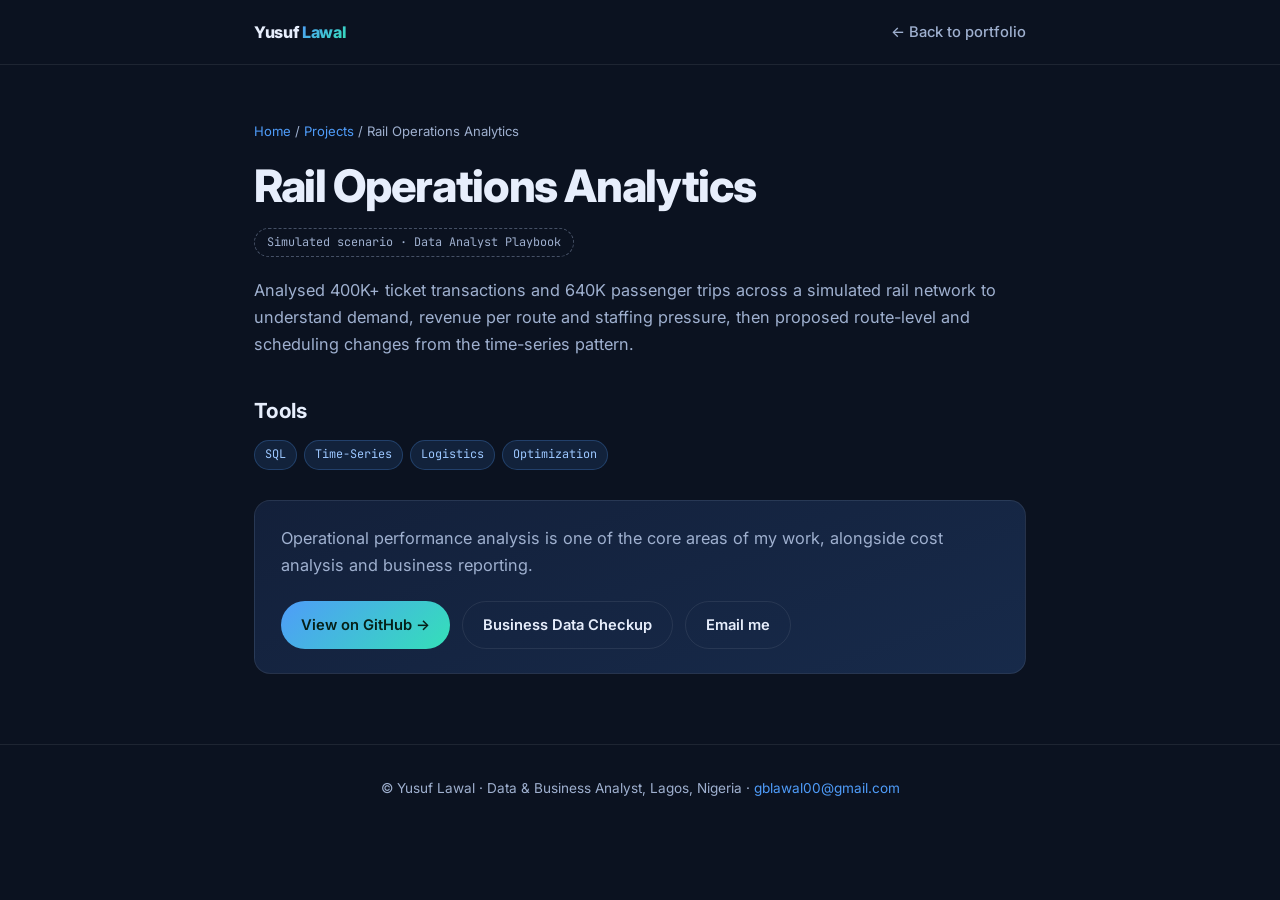
<file: projects/rail-operations-analytics/index.html>
<!DOCTYPE html>
<html lang="en">
<head>
<meta charset="UTF-8" />
<meta name="viewport" content="width=device-width, initial-scale=1.0" />
<title>Rail Operations Analytics: SQL Case Study | Yusuf Lawal</title>
<meta name="description" content="SQL analysis of 400K+ ticket transactions and 640K passenger trips on a simulated rail network, with route-level and scheduling recommendations." />
<link rel="canonical" href="https://gbolahan5000.github.io/projects/rail-operations-analytics/" />
<meta name="robots" content="index, follow, max-image-preview:large" />
<meta name="author" content="Yusuf Lawal" />
<meta property="og:type" content="article" />
<meta property="og:site_name" content="Yusuf Lawal" />
<meta property="og:title" content="Rail Operations Analytics: SQL Case Study | Yusuf Lawal" />
<meta property="og:description" content="SQL analysis of 400K+ ticket transactions and 640K passenger trips on a simulated rail network, with route-level and scheduling recommendations." />
<meta property="og:url" content="https://gbolahan5000.github.io/projects/rail-operations-analytics/" />
<meta property="og:image" content="https://gbolahan5000.github.io/profile.jpg" />
<meta name="twitter:card" content="summary" />
<meta name="twitter:title" content="Rail Operations Analytics: SQL Case Study | Yusuf Lawal" />
<meta name="twitter:description" content="SQL analysis of 400K+ ticket transactions and 640K passenger trips on a simulated rail network, with route-level and scheduling recommendations." />
<link rel="preconnect" href="https://fonts.googleapis.com" />
<link rel="preconnect" href="https://fonts.gstatic.com" crossorigin />
<link href="https://fonts.googleapis.com/css2?family=Inter:wght@400;500;600;700;800&family=JetBrains+Mono:wght@500&display=swap" rel="stylesheet" />
<link rel="stylesheet" href="/pages.css" />
<script type="application/ld+json">
{
  "@context": "https://schema.org",
  "@graph": [
    {
      "@type": "BreadcrumbList",
      "itemListElement": [
        {
          "@type": "ListItem",
          "position": 1,
          "name": "Home",
          "item": "https://gbolahan5000.github.io/"
        },
        {
          "@type": "ListItem",
          "position": 2,
          "name": "Projects",
          "item": "https://gbolahan5000.github.io/#projects"
        },
        {
          "@type": "ListItem",
          "position": 3,
          "name": "Rail Operations Analytics",
          "item": "https://gbolahan5000.github.io/projects/rail-operations-analytics/"
        }
      ]
    },
    {
      "@type": "WebPage",
      "name": "Rail Operations Analytics",
      "url": "https://gbolahan5000.github.io/projects/rail-operations-analytics/",
      "author": {
        "@id": "https://gbolahan5000.github.io/#person"
      },
      "description": "SQL analysis of 400K+ ticket transactions and 640K passenger trips on a simulated rail network, with route-level and scheduling recommendations."
    }
  ]
}
</script>
</head>
<body>
<nav><div class="wrap nav-in"><a class="brand" href="/">Yusuf <span>Lawal</span></a><a class="back" href="/">← Back to portfolio</a></div></nav>
<main><div class="wrap">
<p class="crumbs"><a href="https://gbolahan5000.github.io/">Home</a> / <a href="https://gbolahan5000.github.io/#projects">Projects</a> / Rail Operations Analytics</p>
<h1>Rail Operations Analytics</h1>
<span class="src">Simulated scenario · Data Analyst Playbook</span>
<p>Analysed 400K+ ticket transactions and 640K passenger trips across a simulated rail network to understand demand, revenue per route and staffing pressure, then proposed route-level and scheduling changes from the time-series pattern.</p>
<h2>Tools</h2>
<div class="tags"><span class="tag">SQL</span><span class="tag">Time-Series</span><span class="tag">Logistics</span><span class="tag">Optimization</span></div>
<div class="box"><p>Operational performance analysis is one of the core areas of my work, alongside cost analysis and business reporting.</p>
<div class="btns"><a class="btn btn-primary" href="https://github.com/Gbolahan5000/RailOperations_Analytics" rel="noopener">View on GitHub →</a><a class="btn btn-ghost" href="/business-data-checkup/">Business Data Checkup</a><a class="btn btn-ghost" href="mailto:gblawal00@gmail.com">Email me</a></div></div>
</div></main>
<footer><div class="wrap">© Yusuf Lawal · Data &amp; Business Analyst, Lagos, Nigeria · <a href="mailto:gblawal00@gmail.com">gblawal00@gmail.com</a></div></footer>
<script src="/contact-fallback.js" defer></script>
</body>
</html>
</file>
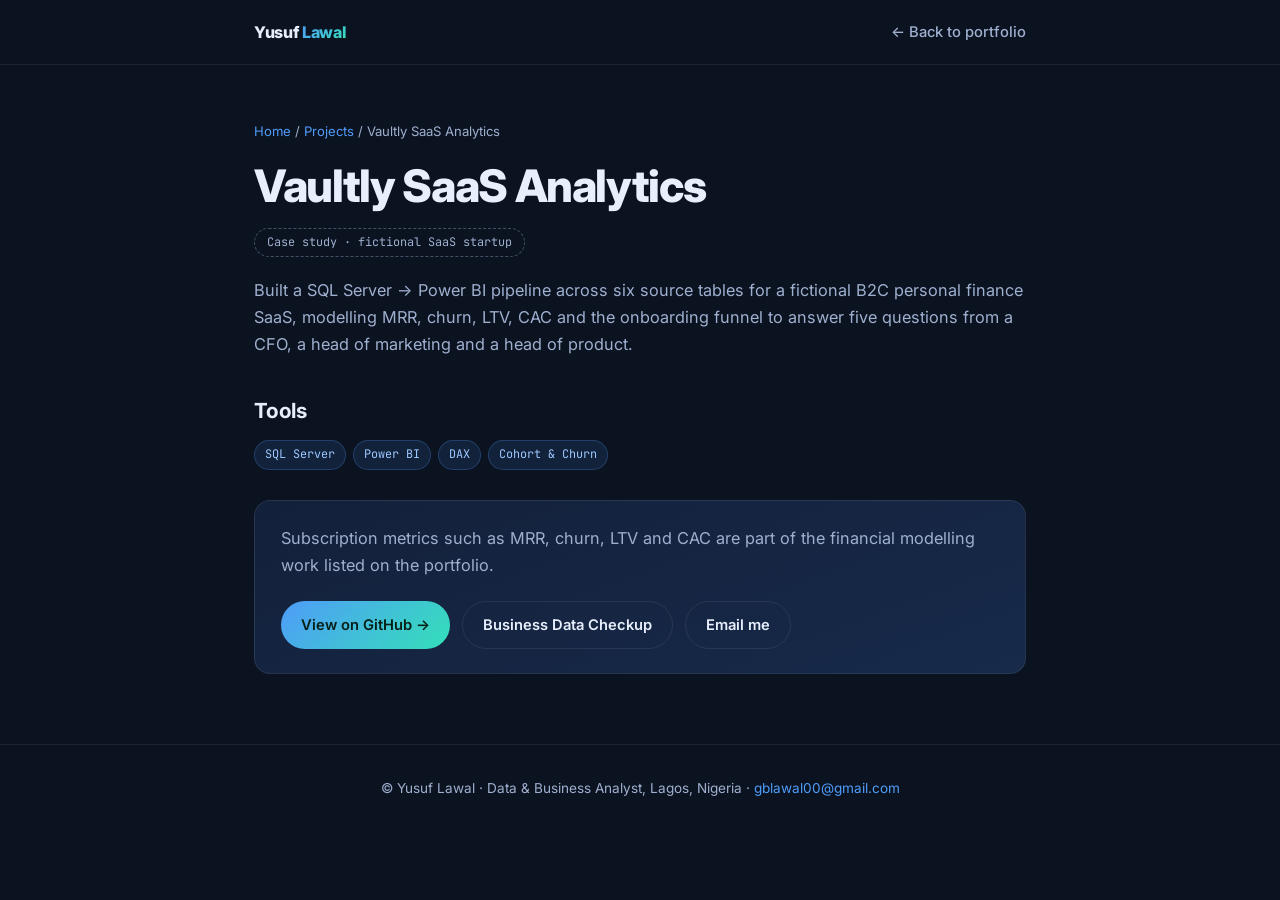
<file: projects/vaultly-saas-analytics/index.html>
<!DOCTYPE html>
<html lang="en">
<head>
<meta charset="UTF-8" />
<meta name="viewport" content="width=device-width, initial-scale=1.0" />
<title>Vaultly SaaS Analytics: SQL Server and Power BI | Yusuf Lawal</title>
<meta name="description" content="SQL Server to Power BI pipeline modelling MRR, churn, LTV, CAC and the onboarding funnel for a fictional B2C personal finance SaaS startup." />
<link rel="canonical" href="https://gbolahan5000.github.io/projects/vaultly-saas-analytics/" />
<meta name="robots" content="index, follow, max-image-preview:large" />
<meta name="author" content="Yusuf Lawal" />
<meta property="og:type" content="article" />
<meta property="og:site_name" content="Yusuf Lawal" />
<meta property="og:title" content="Vaultly SaaS Analytics: SQL Server and Power BI | Yusuf Lawal" />
<meta property="og:description" content="SQL Server to Power BI pipeline modelling MRR, churn, LTV, CAC and the onboarding funnel for a fictional B2C personal finance SaaS startup." />
<meta property="og:url" content="https://gbolahan5000.github.io/projects/vaultly-saas-analytics/" />
<meta property="og:image" content="https://gbolahan5000.github.io/profile.jpg" />
<meta name="twitter:card" content="summary" />
<meta name="twitter:title" content="Vaultly SaaS Analytics: SQL Server and Power BI | Yusuf Lawal" />
<meta name="twitter:description" content="SQL Server to Power BI pipeline modelling MRR, churn, LTV, CAC and the onboarding funnel for a fictional B2C personal finance SaaS startup." />
<link rel="preconnect" href="https://fonts.googleapis.com" />
<link rel="preconnect" href="https://fonts.gstatic.com" crossorigin />
<link href="https://fonts.googleapis.com/css2?family=Inter:wght@400;500;600;700;800&family=JetBrains+Mono:wght@500&display=swap" rel="stylesheet" />
<link rel="stylesheet" href="/pages.css" />
<script type="application/ld+json">
{
  "@context": "https://schema.org",
  "@graph": [
    {
      "@type": "BreadcrumbList",
      "itemListElement": [
        {
          "@type": "ListItem",
          "position": 1,
          "name": "Home",
          "item": "https://gbolahan5000.github.io/"
        },
        {
          "@type": "ListItem",
          "position": 2,
          "name": "Projects",
          "item": "https://gbolahan5000.github.io/#projects"
        },
        {
          "@type": "ListItem",
          "position": 3,
          "name": "Vaultly SaaS Analytics",
          "item": "https://gbolahan5000.github.io/projects/vaultly-saas-analytics/"
        }
      ]
    },
    {
      "@type": "WebPage",
      "name": "Vaultly SaaS Analytics",
      "url": "https://gbolahan5000.github.io/projects/vaultly-saas-analytics/",
      "author": {
        "@id": "https://gbolahan5000.github.io/#person"
      },
      "description": "SQL Server to Power BI pipeline modelling MRR, churn, LTV, CAC and the onboarding funnel for a fictional B2C personal finance SaaS startup."
    }
  ]
}
</script>
</head>
<body>
<nav><div class="wrap nav-in"><a class="brand" href="/">Yusuf <span>Lawal</span></a><a class="back" href="/">← Back to portfolio</a></div></nav>
<main><div class="wrap">
<p class="crumbs"><a href="https://gbolahan5000.github.io/">Home</a> / <a href="https://gbolahan5000.github.io/#projects">Projects</a> / Vaultly SaaS Analytics</p>
<h1>Vaultly SaaS Analytics</h1>
<span class="src">Case study · fictional SaaS startup</span>
<p>Built a SQL Server → Power BI pipeline across six source tables for a fictional B2C personal finance SaaS, modelling MRR, churn, LTV, CAC and the onboarding funnel to answer five questions from a CFO, a head of marketing and a head of product.</p>
<h2>Tools</h2>
<div class="tags"><span class="tag">SQL Server</span><span class="tag">Power BI</span><span class="tag">DAX</span><span class="tag">Cohort &amp; Churn</span></div>
<div class="box"><p>Subscription metrics such as MRR, churn, LTV and CAC are part of the financial modelling work listed on the portfolio.</p>
<div class="btns"><a class="btn btn-primary" href="https://github.com/Gbolahan5000/VaultlySaaS_Analytics" rel="noopener">View on GitHub →</a><a class="btn btn-ghost" href="/business-data-checkup/">Business Data Checkup</a><a class="btn btn-ghost" href="mailto:gblawal00@gmail.com">Email me</a></div></div>
</div></main>
<footer><div class="wrap">© Yusuf Lawal · Data &amp; Business Analyst, Lagos, Nigeria · <a href="mailto:gblawal00@gmail.com">gblawal00@gmail.com</a></div></footer>
<script src="/contact-fallback.js" defer></script>
</body>
</html>
</file>
<file: pages.css>
:root{--bg:#0b1220;--card:#13203a;--card2:#172a4a;--line:rgba(255,255,255,.08);--text:#e7eefc;--muted:#9fb0cf;--accent:#4f9cf9;--accent2:#34e0b8;--grad:linear-gradient(135deg,#4f9cf9,#34e0b8)}
*{box-sizing:border-box;margin:0;padding:0}
html{scroll-behavior:smooth}
body{font-family:'Inter',system-ui,-apple-system,'Segoe UI',sans-serif;background:var(--bg);color:var(--text);line-height:1.65;-webkit-font-smoothing:antialiased}
a{color:inherit;text-decoration:none}
.wrap{max-width:820px;margin:0 auto;padding:0 24px}
nav{border-bottom:1px solid var(--line);background:rgba(11,18,32,.85)}
.nav-in{display:flex;align-items:center;justify-content:space-between;height:64px}
.brand{font-weight:800;letter-spacing:-.02em}
.brand span{background:var(--grad);-webkit-background-clip:text;background-clip:text;-webkit-text-fill-color:transparent}
.nav-in a.back{color:var(--muted);font-size:.92rem;font-weight:500}
.nav-in a.back:hover{color:var(--text)}
main{padding:56px 0 40px}
.crumbs{font-size:.82rem;color:var(--muted);margin-bottom:18px}
.crumbs a{color:var(--accent)}
.crumbs a:hover{text-decoration:underline}
h1{font-size:clamp(1.9rem,4.2vw,2.8rem);line-height:1.12;letter-spacing:-.03em;font-weight:800;margin-bottom:16px}
h2{font-size:1.3rem;letter-spacing:-.01em;margin:36px 0 12px}
p{color:var(--muted);margin-bottom:14px;font-size:1.02rem}
ul{list-style:none;display:grid;gap:10px;margin:8px 0 14px}
li{position:relative;padding-left:22px;color:var(--muted)}
li::before{content:"";position:absolute;left:0;top:.7em;width:8px;height:8px;border-radius:50%;background:var(--accent2);opacity:.85}
.src{display:inline-block;font-family:'JetBrains Mono',ui-monospace,monospace;font-size:.74rem;padding:4px 12px;border-radius:999px;border:1px dashed rgba(159,176,207,.4);color:var(--muted);margin-bottom:20px}
.tags{display:flex;flex-wrap:wrap;gap:7px;margin:6px 0 22px}
.tag{font-family:'JetBrains Mono',ui-monospace,monospace;font-size:.74rem;padding:4px 10px;border-radius:999px;background:rgba(79,156,249,.12);color:#9cc7ff;border:1px solid rgba(79,156,249,.25)}
.btns{display:flex;flex-wrap:wrap;gap:12px;margin-top:22px}
.btn{display:inline-flex;align-items:center;padding:11px 20px;border-radius:999px;font-weight:600;font-size:.92rem;border:1px solid var(--line)}
.btn-primary{background:var(--grad);color:#062018;border:0}
.btn-ghost:hover{border-color:var(--accent);color:var(--accent)}
.box{background:linear-gradient(160deg,var(--card),var(--card2));border:1px solid var(--line);border-radius:16px;padding:24px 26px;margin-top:30px}
.box p:last-child{margin-bottom:0}
footer{padding:32px 0;text-align:center;color:var(--muted);font-size:.85rem;border-top:1px solid var(--line);margin-top:30px}
footer a{color:var(--accent)}
</file>
